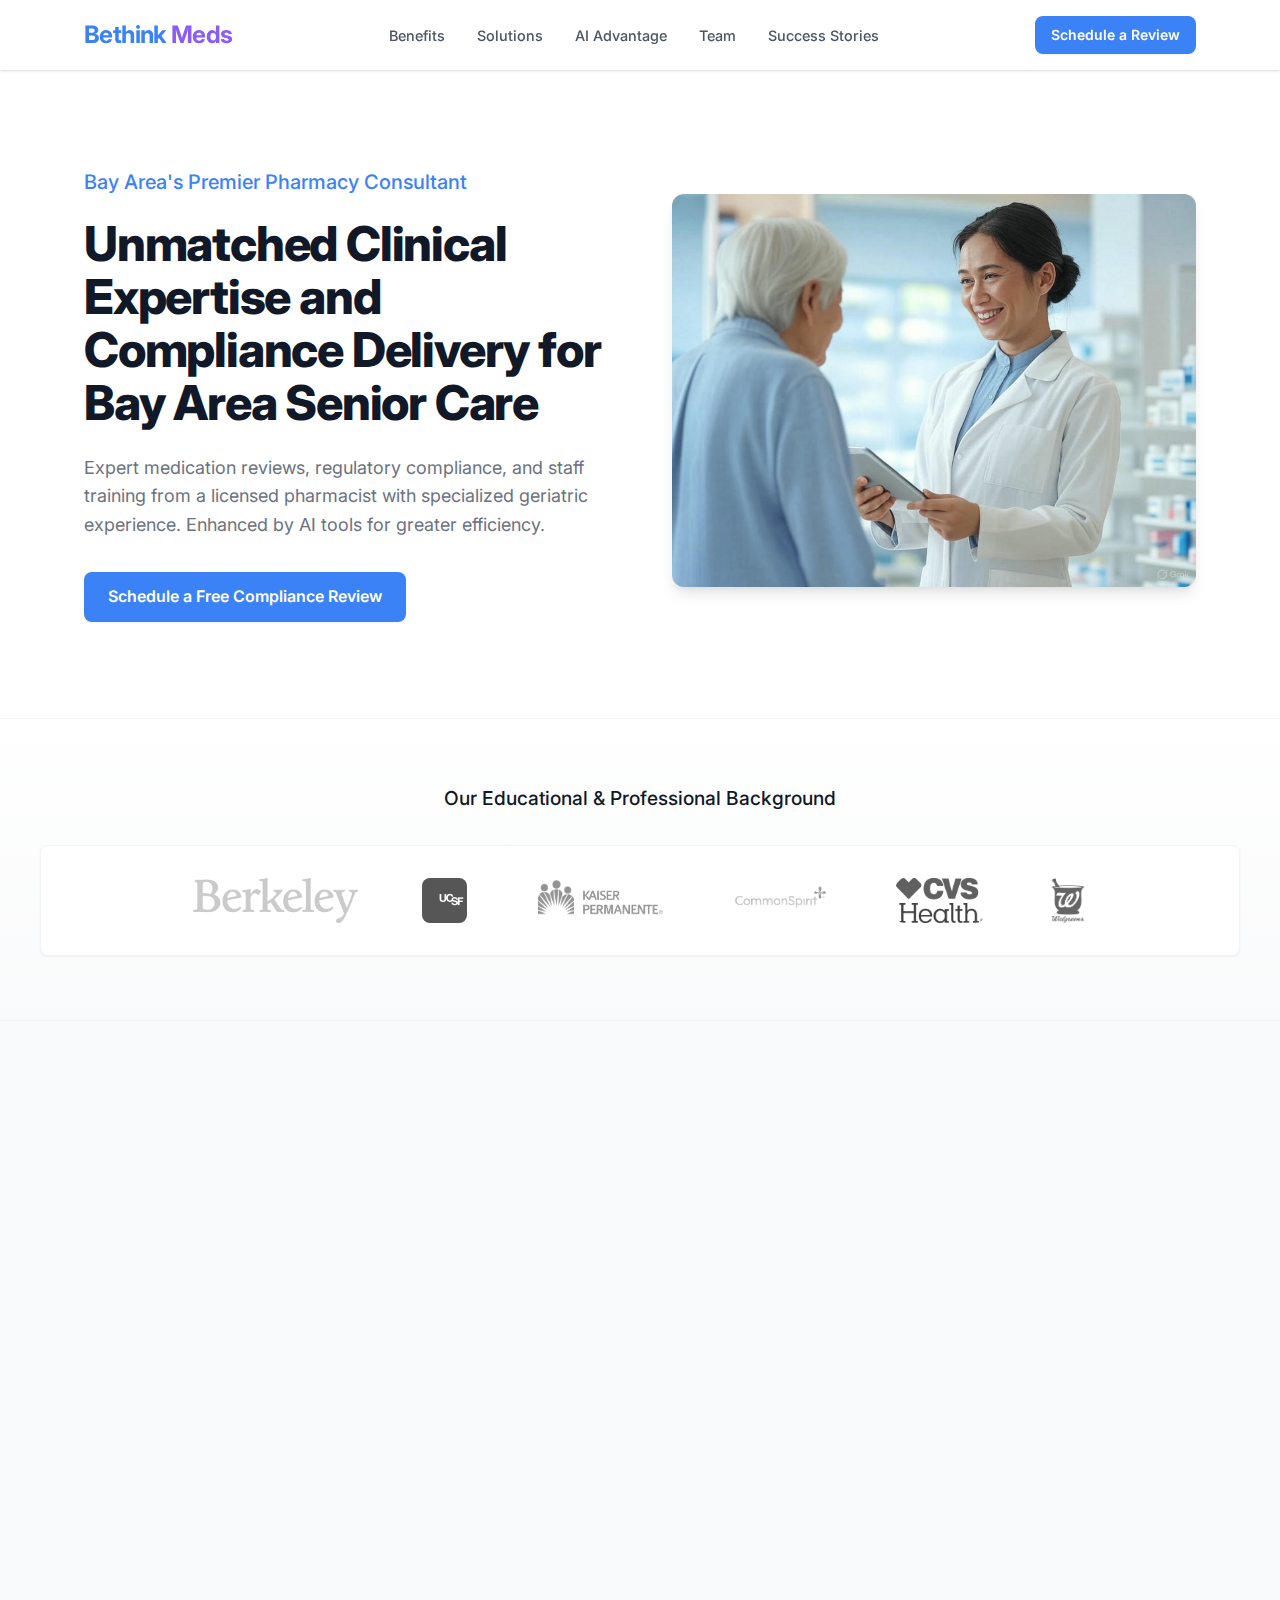
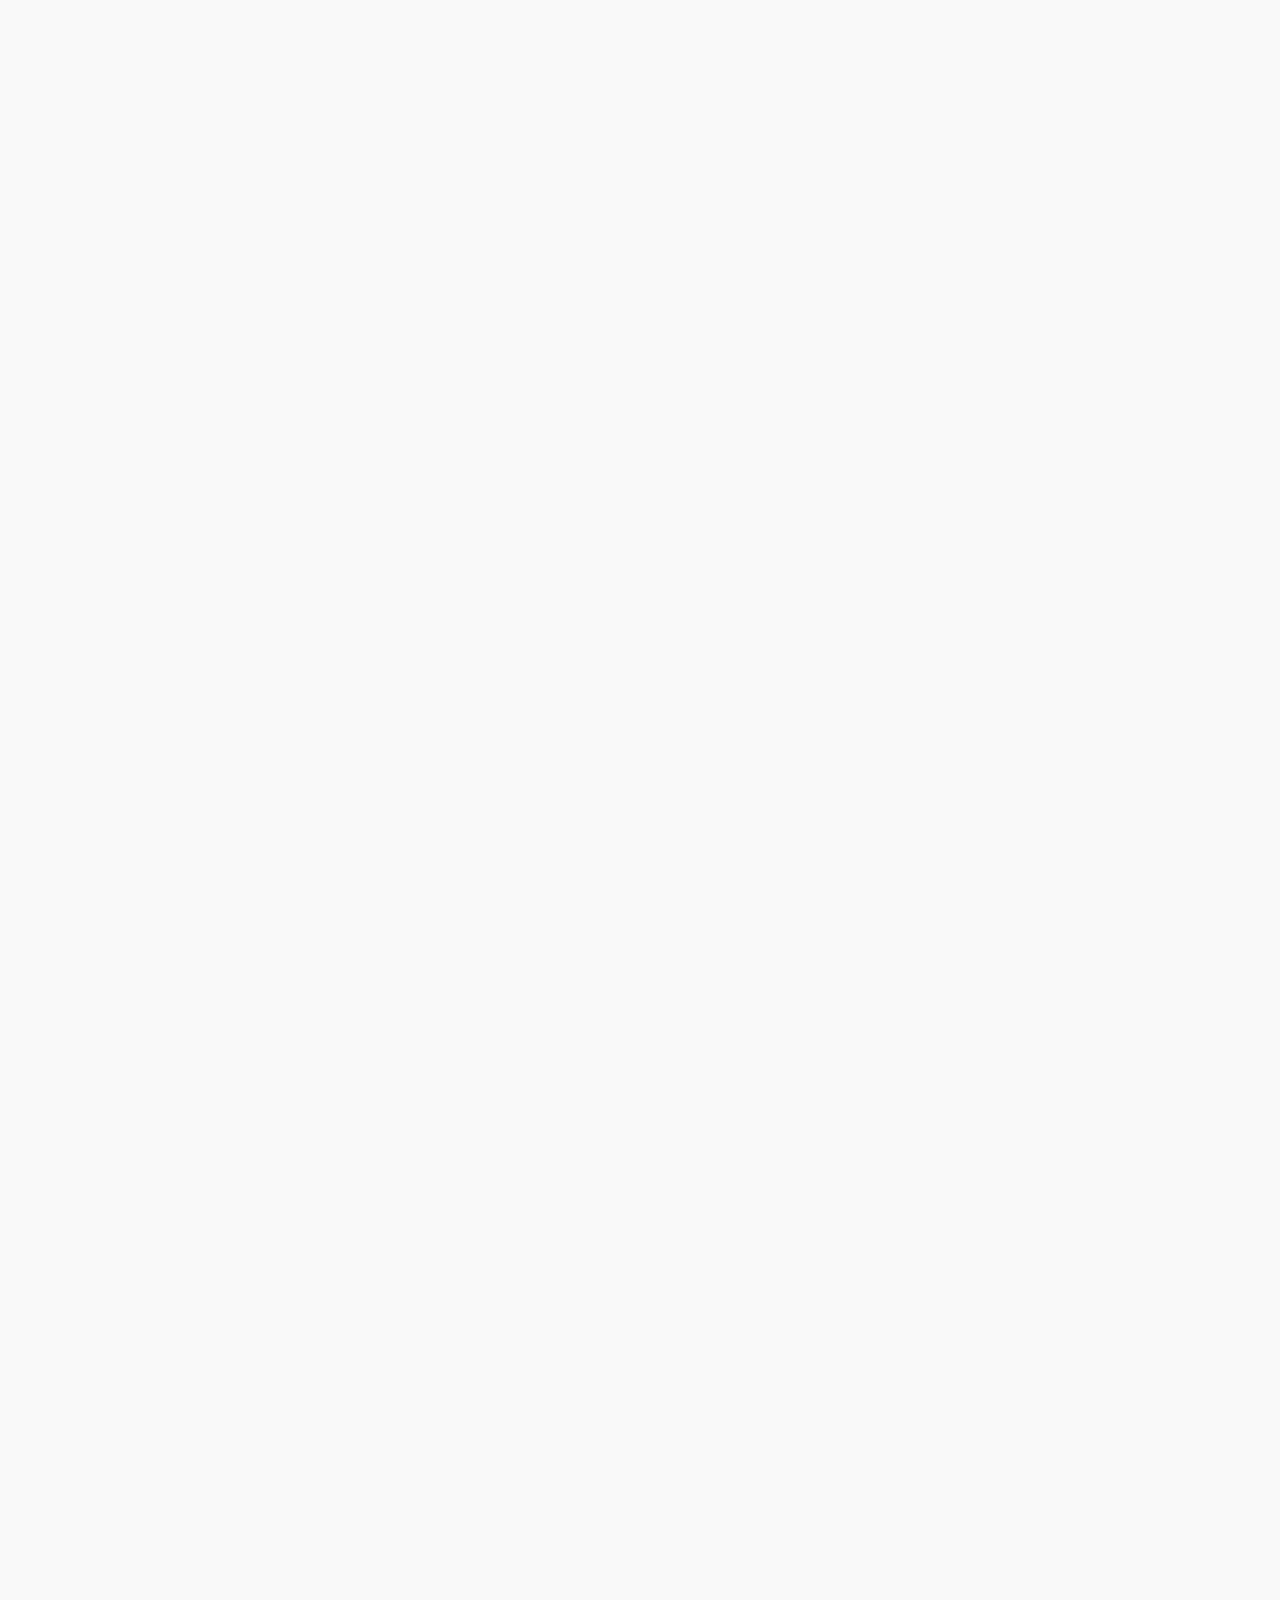
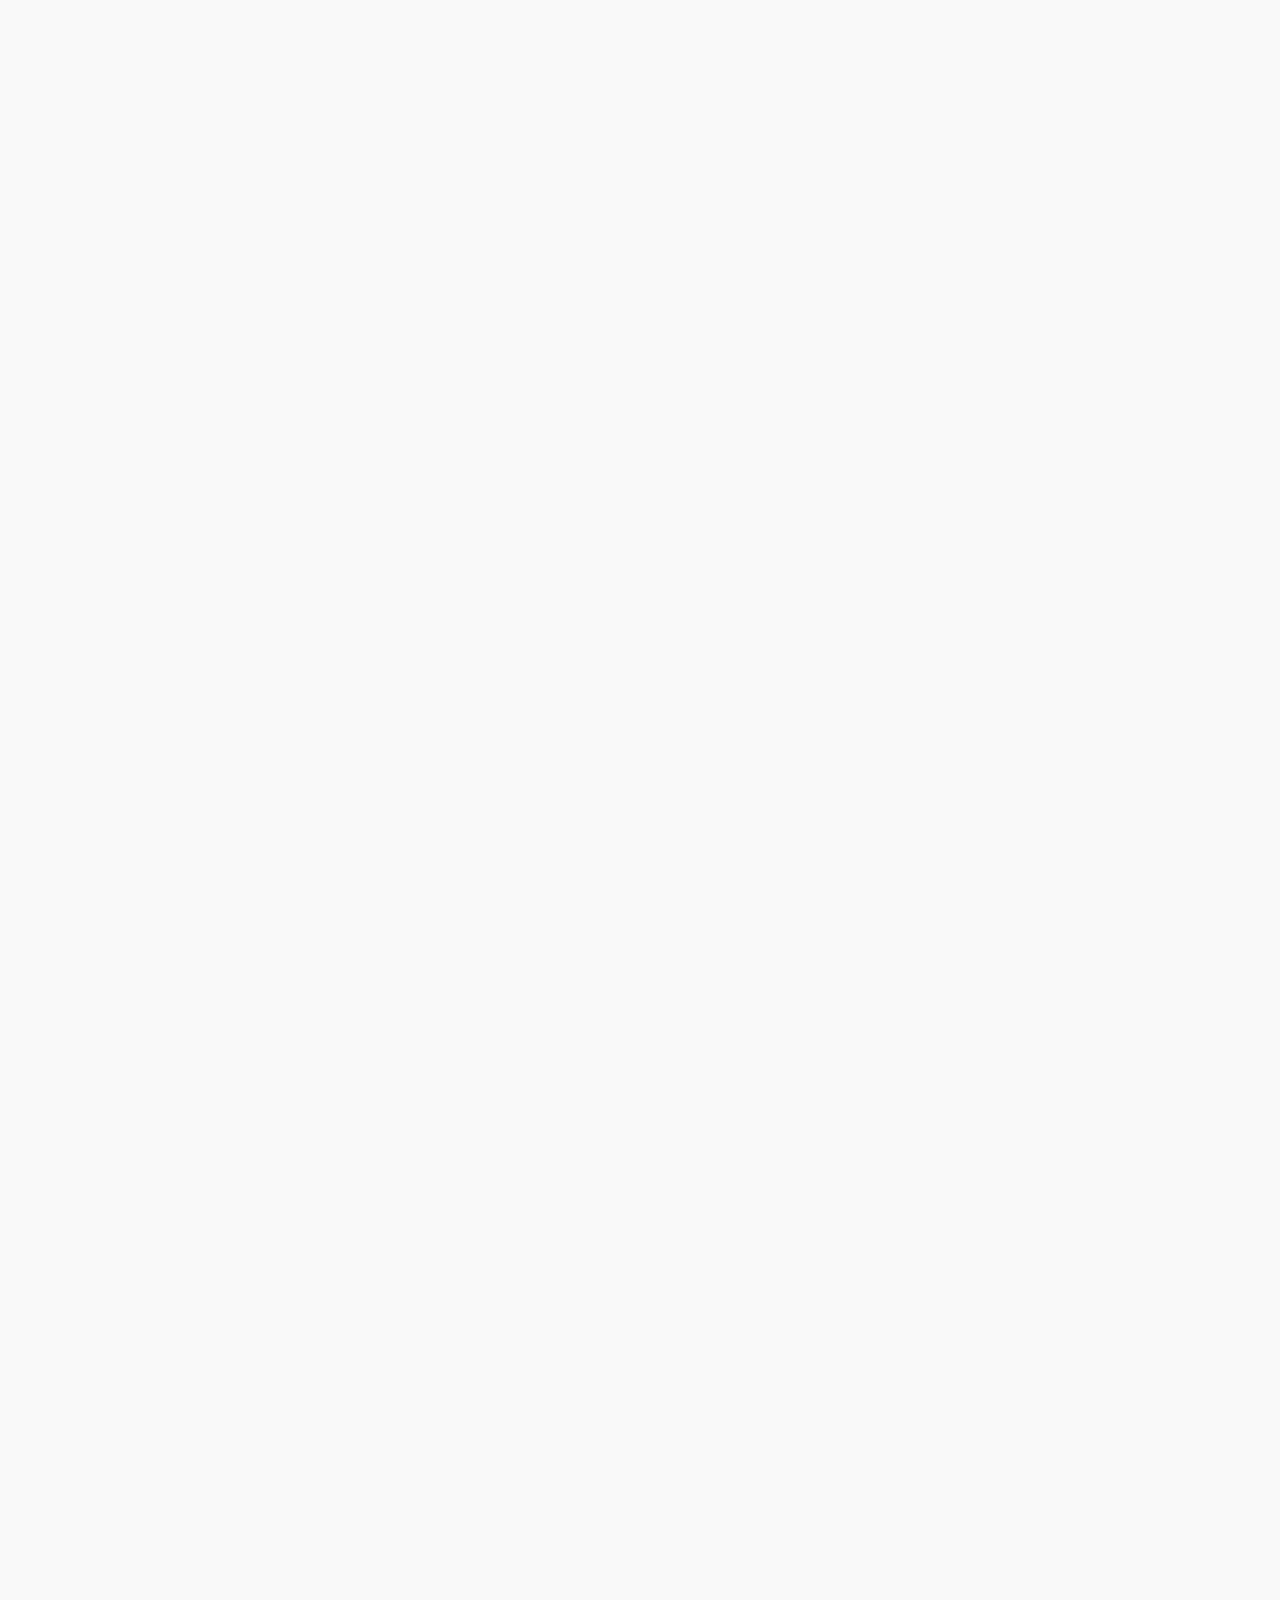
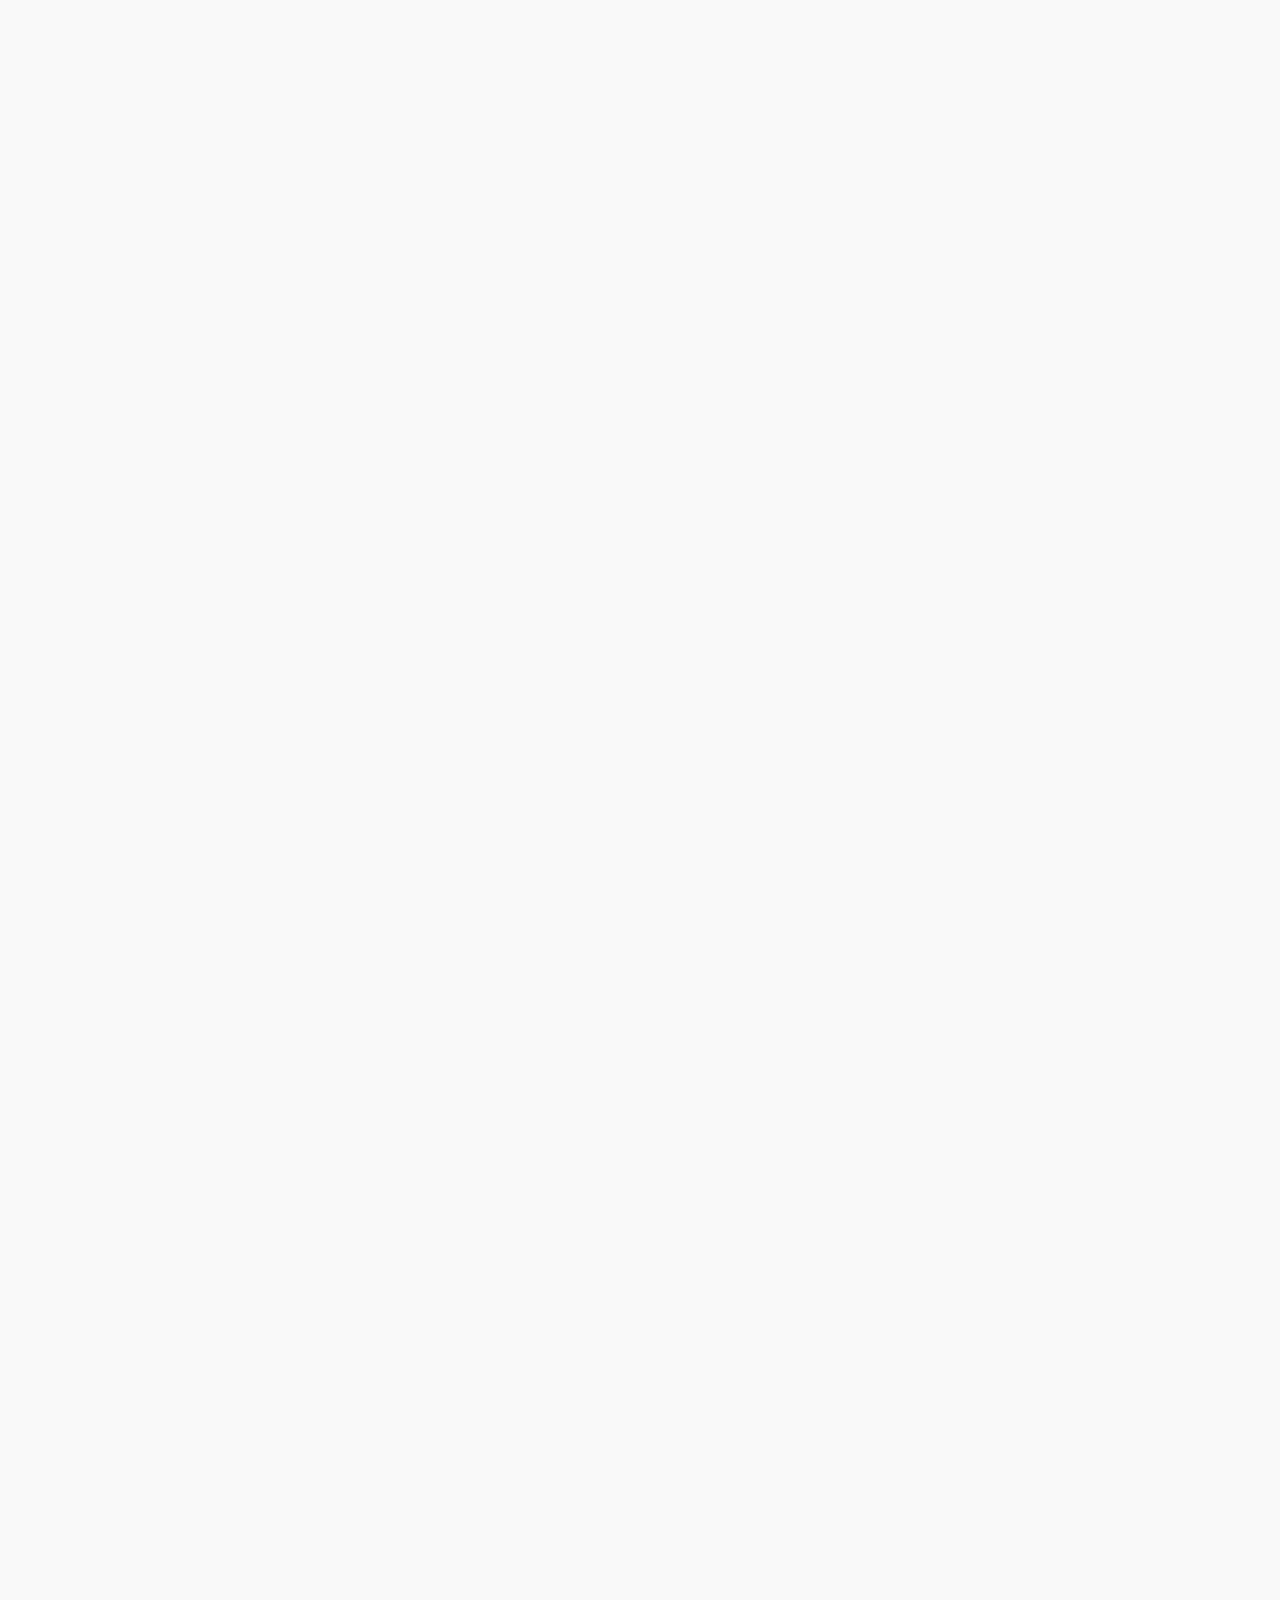
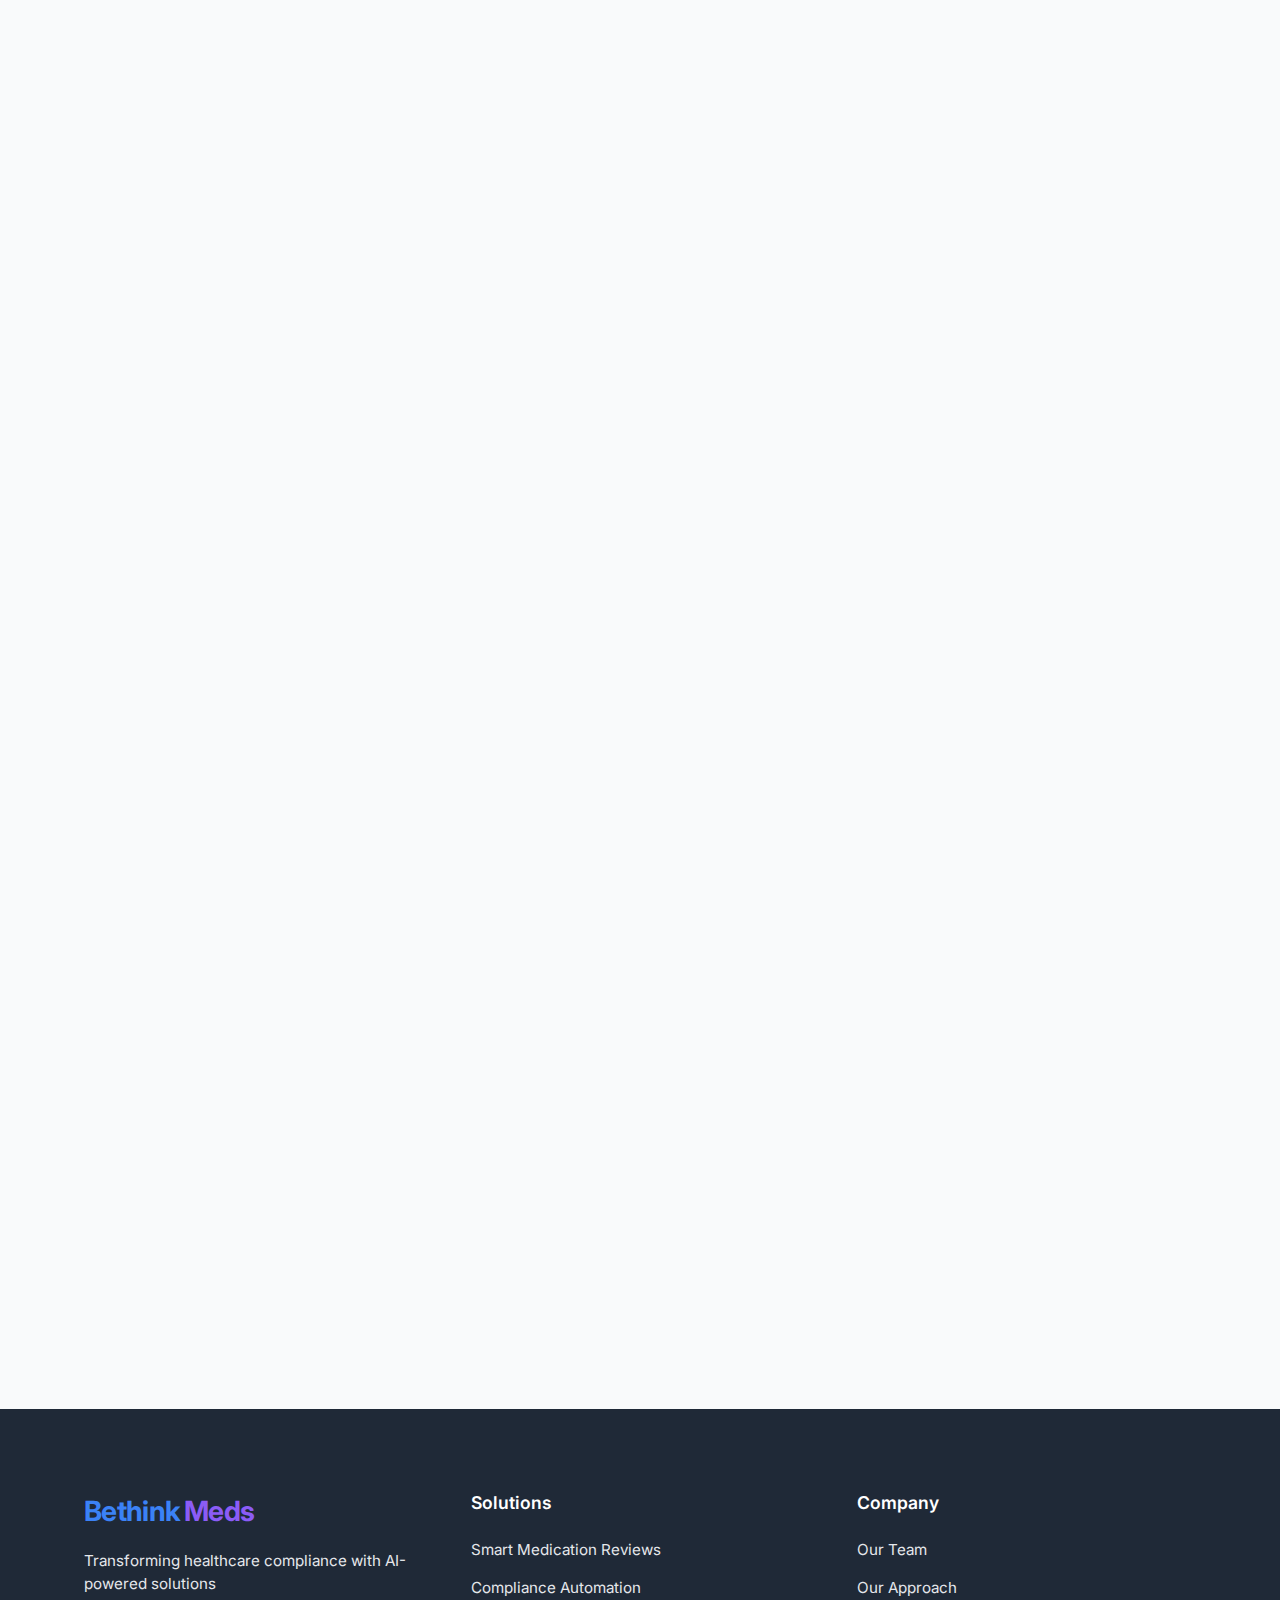
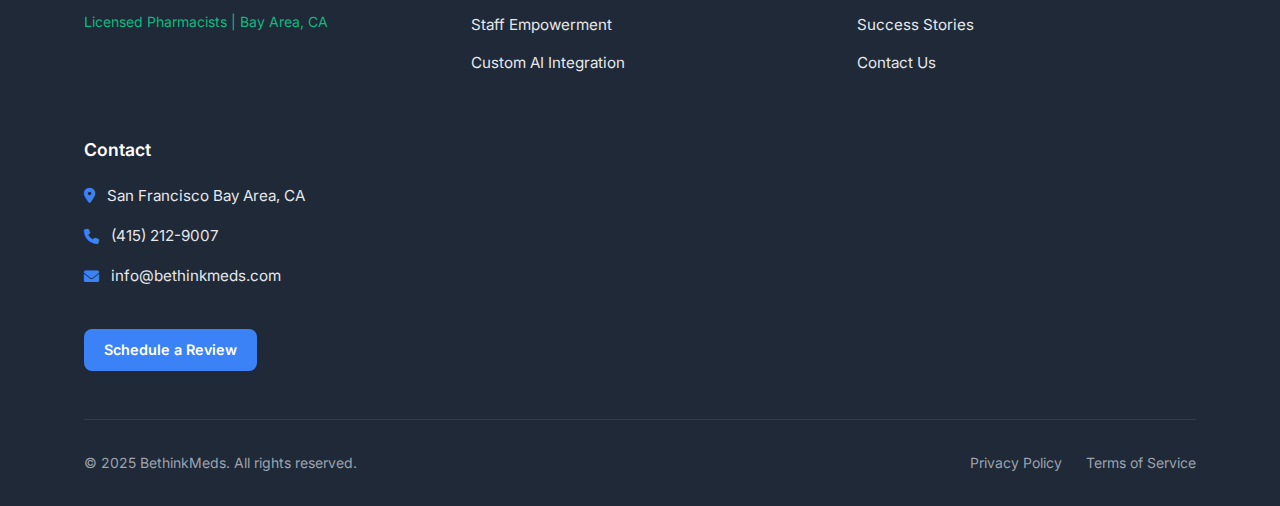
<file: index.html>
<!DOCTYPE html>
<html lang="en">

<head>
  <meta charset="UTF-8">
  <meta name="viewport" content="width=device-width, initial-scale=1.0">
  <title>AI-Powered Pharmacy Consulting | Nursing Home Compliance</title>
  <link rel="stylesheet" href="styles.css">
  <link rel="stylesheet" href="https://cdnjs.cloudflare.com/ajax/libs/font-awesome/6.0.0/css/all.min.css">
  <link rel="preconnect" href="https://fonts.googleapis.com">
  <link rel="preconnect" href="https://fonts.gstatic.com" crossorigin>
  <link href="https://fonts.googleapis.com/css2?family=Inter:wght@300;400;500;600;700&display=swap" rel="stylesheet">
</head>

<body>
  <header class="header">
    <div class="container">
      <nav class="navbar">
        <div class="logo">Bethink<span>Meds</span></div>
        <div class="nav-links">
          <a href="#benefits">Benefits</a>
          <a href="#services">Solutions</a>
          <a href="#ai-advantage">AI Advantage</a>
          <a href="#about">Team</a>
          <a href="#testimonials">Success Stories</a>
        </div>
        <a href="#contact" class="btn btn-primary nav-cta">Schedule a Review</a>
        <div class="mobile-menu-btn">
          <i class="fas fa-bars"></i>
        </div>
      </nav>
    </div>
  </header>

  <!-- Hero Section -->
  <section class="hero">
    <div class="container">
      <div class="hero-content">
        <p class="subheadline">Bay Area's Premier Pharmacy Consultant</p>
        <h1>Unmatched Clinical Expertise and Compliance Delivery for Bay Area Senior Care</h1>
        <p class="supporting-text">
          Expert medication reviews, regulatory compliance, and staff training from a licensed pharmacist with
          specialized geriatric experience. Enhanced by AI tools for greater efficiency.
        </p>
        <a href="#contact" class="btn btn-primary">Schedule a Free Compliance Review</a>
      </div>
      <div class="hero-image">
        <img src="images/pharmacist-with-patient.jpg" alt="Pharmacist consulting with senior patient">
      </div>
    </div>
  </section>

  <!-- Logo Showcase -->
  <section class="logo-showcase">
    <h2 class="logo-showcase-title">Our Educational & Professional Background</h2>
    <div class="logo-container">
      <img src="images/berkeley.png" alt="UC Berkeley" class="institution-logo">
      <img src="images/ucsf-logo.jpg" alt="UCSF" class="institution-logo">
      <img src="images/kp-logo.png" alt="Kaiser Permanente" class="institution-logo">
      <img src="images/common-spirit-logo.png" alt="Dignity Health" class="institution-logo">
      <img src="images/cvs-health-logo.png" alt="CVS Health" class="institution-logo">
      <img src="images/walgreens-logo.png" alt="Walgreens" class="institution-logo">
    </div>
  </section>

  <!-- Benefits Section -->
  <section id="benefits" class="benefits">
    <div class="container">
      <h2>Why Healthcare Facilities Choose Us</h2>
      <div class="benefits-grid">
        <div class="benefit-card">
          <div class="benefit-icon">
            <i class="fas fa-shield-alt"></i>
          </div>
          <h3>Regulatory Compliance</h3>
          <p>Meet OBRA '87 and CMS requirements with automated checks and alerts that keep you ahead of regulations.</p>
        </div>
        <div class="benefit-card">
          <div class="benefit-icon">
            <i class="fas fa-chart-line"></i>
          </div>
          <h3>Risk Reduction</h3>
          <p>Cut medication errors with AI-powered precision reviews and intelligent monitoring systems.</p>
        </div>
        <div class="benefit-card">
          <div class="benefit-icon">
            <i class="fas fa-clock"></i>
          </div>
          <h3>Operational Efficiency</h3>
          <p>Automate workflows to free up staff time for what matters most: resident-centered care.</p>
        </div>
        <div class="benefit-card">
          <div class="benefit-icon">
            <i class="fas fa-robot"></i>
          </div>
          <h3>AI-Driven Insights</h3>
          <p>Advanced analytics provide actionable recommendations for continuous quality improvement.</p>
        </div>
      </div>
      <div class="section-cta">
        <a href="#services" class="btn btn-secondary">Explore Our Solutions</a>
      </div>
    </div>
  </section>

  <!-- Services Section -->
  <section id="services" class="services">
    <div class="container">
      <h2>Our Services</h2>
      <div class="services-grid">
        <div class="service-card">
          <div class="service-icon">
            <i class="fas fa-clipboard-check"></i>
          </div>
          <h3>Clinical Medication Reviews</h3>
          <p>Comprehensive medication regimen reviews by a licensed pharmacist, ensuring resident safety and OBRA
            compliance. Includes drug interactions, dosage optimization, and deprescribing recommendations.</p>
        </div>

        <div class="service-card">
          <div class="service-icon">
            <i class="fas fa-shield-alt"></i>
          </div>
          <h3>Compliance Delivery</h3>
          <p>Stay survey-ready with expert guidance on medication-related regulations. Avoid costly fines with proactive
            compliance monitoring, policy development, and mock survey preparation.</p>
        </div>

        <div class="service-card">
          <div class="service-icon">
            <i class="fas fa-chalkboard-teacher"></i>
          </div>
          <h3>Staff Training</h3>
          <p>Pharmacist-led education for your nursing team on medication administration, adverse effects monitoring,
            and regulatory requirements. Improve care quality and reduce medication errors.</p>
        </div>

        <div class="service-card">
          <div class="service-icon">
            <i class="fas fa-robot"></i>
          </div>
          <h3>AI-Enhanced Workflow Tools</h3>
          <p>Supplement your clinical care with cutting-edge AI tools that automate drug reviews, streamline
            documentation, and enhance decision-making—all while maintaining the human touch.</p>
        </div>
      </div>
      <div class="section-cta">
        <a href="#ai-advantage" class="btn btn-primary">Discover the AI Difference</a>
      </div>
    </div>
  </section>

  <!-- AI Advantage Section -->
  <section id="ai-advantage" class="ai-advantage">
    <div class="container">
      <div class="advantage-content">
        <h2>The AI-Powered Advantage</h2>
        <p>Unlike traditional consultants, we bring an engineering team that builds AI to revolutionize your workflow.
          From faster drug regimen reviews to instant compliance alerts and error-free documentation, our technology
          saves you time and keeps regulators happy.</p>
        <p class="supporting-point">Tailored for the Bay Area's busiest facilities—because you deserve innovation.</p>
        <a href="#cta" class="btn btn-primary">See It in Action</a>
      </div>
      <div class="advantage-image">
        <img
          src="images/coder-2.jpeg">
      </div>
    </div>
  </section>

  <!-- About Us Section -->
  <section id="about" class="about">
    <div class="container">
      <h2>About BethinkMeds</h2>
      <p class="section-intro">
        Our team brings over 20 years of combined clinical care experience, with 10+ years specializing in healthcare technology innovation. Our mission is delivering top-tier clinical care and ironclad compliance to senior care facilities across the Bay Area.
      </p>

      <!-- Team section with your credentials -->
      <div class="team-grid">
        <div class="team-member">
          <div class="member-image">
            <img src="images/salome-bw.jpg" alt="Salome Huang, PharmD">
          </div>
          <h3>Dr. Salome Huang, PharmD</h3>
          <div class="member-title">Licensed Pharmacist & Clinical Care Specialist</div>
          <div class="member-credentials">
            <p><i class="fas fa-check-circle"></i> California Licensed Pharmacist</p>
            <p><i class="fas fa-check-circle"></i> Geriatric Pharmacy Specialist</p>
            <p><i class="fas fa-check-circle"></i> Medication Therapy Management Certified </p>
            <p><i class="fas fa-check-circle"></i> ASCP Member</p>
          </div>
          <a href="credentials-salome.html" class="btn btn-secondary">View Full Credentials</a>
        </div>

        <div class="team-member">
          <div class="member-image">
            <img src="images/anthony-bw.jpg" alt="Anthony Do, PharmD">
          </div>
          <h3>Dr. Anthony Do, PharmD</h3>
          <div class="member-title">Licensed Pharmacist & Software Engineer</div>
          <div class="member-credentials">
            <p><i class="fas fa-check-circle"></i> California Licensed Pharmacist</p>
            
            <p><i class="fas fa-check-circle"></i> 10+ Years Healthcare Technology</p>
            
            <p><i class="fas fa-check-circle"></i> Former Consultant to Kaiser Permanente</p>
            <p><i class="fas fa-check-circle"></i> Serial Entrepreneur</p>
          </div>
          <a href="credentials-anthony.html" class="btn btn-secondary">View Full Credentials</a>
        </div>
      </div>

      <!-- Credentials Box -->
      <div class="credentials-box">
        <div class="credentials-icon">
          <i class="fas fa-award"></i>
        </div>
        <div class="credentials-content">
          <h3>Why Choose BethinkMeds?</h3>
          <ul class="credentials-list">
            <li><strong>Clinical Expertise:</strong> Specialized knowledge in geriatric pharmacotherapy</li>
            <li><strong>Compliance Focus:</strong> Deep understanding of OBRA '87 and CMS regulations</li>
            <li><strong>Local Presence:</strong> Dedicated to Bay Area facilities</li>
            <li><strong>Personalized Service:</strong> Tailored to your facility's unique needs</li>
            <li><strong>Technology Enhanced:</strong> AI tools that complement clinical expertise</li>
            <li><strong>Proven Results:</strong> Track record of reducing medication errors and survey findings</li>
          </ul>
        </div>
      </div>
    </div>
  </section>

  <!-- Testimonials Section -->
  <section id="testimonials" class="testimonials">
    <div class="container">
      <h2>Trusted by Forward-Thinking Facilities</h2>
      <div class="testimonials-grid">
        <div class="testimonial-card">
          <div class="quote">"Their AI cut our review time by 50% and ensured zero fines—amazing!"</div>
          <div class="author">- Sarah Johnson, Administrator at Bayview Care</div>
        </div>
        <div class="testimonial-card">
          <div class="quote">"Compliance has never been easier thanks to their tech and expertise."</div>
          <div class="author">- Michael Chen, Director at Golden Gate Senior Living</div>
        </div>
      </div>
      <div class="statistics-container">
        <div class="statistic">
          <div class="stat-number">30%</div>
          <p>AI-driven systems can reduce medication errors by up to 30% in long-term care.</p>
        </div>
        <div class="statistic">
          <div class="stat-number">$50K+</div>
          <p>Average annual cost savings per facility through reduced errors and improved efficiency.</p>
        </div>
      </div>
      <div class="section-cta">
        <a href="#cta" class="btn btn-secondary">Ready for This?</a>
      </div>
    </div>
  </section>

  <!-- FAQ Section -->
  <section id="faq" class="faq">
    <div class="container">
      <h2>Frequently Asked Questions</h2>
      <div class="faq-grid">
        <div class="faq-item">
          <div class="faq-question">
            <h3>What makes BethinkMeds different from traditional pharmacy consultants?</h3>
            <i class="fas fa-chevron-down"></i>
          </div>
          <div class="faq-answer">
            <p>Unlike traditional consultants, we combine clinical expertise with cutting-edge AI technology. Our platform provides real-time compliance monitoring, automated medication reviews, and predictive analytics to prevent issues before they occur.</p>
          </div>
        </div>

        <div class="faq-item">
          <div class="faq-question">
            <h3>How does the AI technology improve medication management?</h3>
            <i class="fas fa-chevron-down"></i>
          </div>
          <div class="faq-answer">
            <p>Our AI system analyzes medication regimens 24/7, identifying potential drug interactions, dosage issues, and compliance risks. It provides instant alerts and recommendations, reducing medication errors by up to 30%.</p>
          </div>
        </div>

        <div class="faq-item">
          <div class="faq-question">
            <h3>What regulatory requirements do you help with?</h3>
            <i class="fas fa-chevron-down"></i>
          </div>
          <div class="faq-answer">
            <p>We ensure compliance with OBRA '87, CMS regulations, and state-specific requirements. Our system automatically tracks and documents all medication-related activities, making survey preparation seamless.</p>
          </div>
        </div>

        <div class="faq-item">
          <div class="faq-question">
            <h3>How do you handle staff training?</h3>
            <i class="fas fa-chevron-down"></i>
          </div>
          <div class="faq-answer">
            <p>We provide comprehensive training programs led by licensed pharmacists, covering medication administration, documentation, and regulatory compliance. Our AI platform also includes interactive learning modules for continuous education.</p>
          </div>
        </div>

        <div class="faq-item">
          <div class="faq-question">
            <h3>What is the implementation process?</h3>
            <i class="fas fa-chevron-down"></i>
          </div>
          <div class="faq-answer">
            <p>We begin with a thorough assessment of your facility's current processes. Our team then customizes the implementation plan, provides staff training, and ensures a smooth transition to our AI-enhanced system.</p>
          </div>
        </div>

        <div class="faq-item">
          <div class="faq-question">
            <h3>Do you offer ongoing support?</h3>
            <i class="fas fa-chevron-down"></i>
          </div>
          <div class="faq-answer">
            <p>Yes, we provide comprehensive self-service support through our well-documented knowledge base, video tutorials, and step-by-step guides. Our AI system includes built-in help features and contextual assistance, while our team is available during business hours for any questions that require personalized attention.</p>
          </div>
        </div>
      </div>
    </div>
  </section>

  <!-- CTA Section -->
  <section id="contact" class="cta">
    <div class="container">
      <h2>Safeguard Your Facility with Expert Clinical Care and Compliance</h2>
      <p>Schedule your free compliance review today and discover how BethinkMeds can help your facility maintain
        regulatory compliance while improving resident care.</p>

      <div class="cta-content">
        <div class="google-form-container">
          <div class="custom-form">
            <h3>Get Started</h3>
            <form id="contact-form">
              <div class="form-group">
                <input type="text" id="name" name="name" placeholder="Your Name" required>
              </div>
              <div class="form-group">
                <input type="email" id="email" name="email" placeholder="Your Email" required>
              </div>
              <div class="form-group">
                <input type="text" id="facility" name="facility" placeholder="Facility Name" required>
              </div>
              <div class="form-group">
                <input type="tel" id="phone" name="phone" placeholder="Phone Number">
              </div>
              <button type="submit" id="submit-button" class="btn btn-primary btn-large">Schedule Free Compliance
                Review</button>
              <p class="form-note">We'll respond within 24 hours to set up your consultation.</p>
            </form>
            <div id="thank-you-message" style="display: none;">
              <h3>Thank You!</h3>
              <p>We've received your information and will contact you within 24 hours to schedule your free compliance
                review.</p>
            </div>
          </div>
        </div>
      </div>
    </div>
  </section>

  <!-- Footer -->
  <footer class="footer">
    <div class="container">
      <div class="footer-grid">
        <div class="footer-brand">
          <div class="logo">Bethink<span>Meds</span></div>
          <p class="footer-tagline">Transforming healthcare compliance with AI-powered solutions</p>
          <div class="credentials">Licensed Pharmacists | Bay Area, CA</div>
          <!-- <div class="social-icons">
            <a href="#" aria-label="LinkedIn"><i class="fab fa-linkedin"></i></a>
            <a href="#" aria-label="Twitter"><i class="fab fa-twitter"></i></a>
            <a href="#" aria-label="Facebook"><i class="fab fa-facebook"></i></a>
          </div> -->
        </div>

        <div class="footer-nav">
          <h3>Solutions</h3>
          <ul>
            <li><a href="#services">Smart Medication Reviews</a></li>
            <li><a href="#services">Compliance Automation</a></li>
            <li><a href="#services">Staff Empowerment</a></li>
            <li><a href="#services">Custom AI Integration</a></li>
          </ul>
        </div>

        <div class="footer-nav">
          <h3>Company</h3>
          <ul>
            <li><a href="#about">Our Team</a></li>
            <li><a href="#about">Our Approach</a></li>
            <li><a href="#testimonials">Success Stories</a></li>
            <li><a href="#cta">Contact Us</a></li>
          </ul>
        </div>

        <div class="footer-contact">
          <h3>Contact</h3>
          <p><i class="fas fa-map-marker-alt"></i> San Francisco Bay Area, CA</p>
          <p><i class="fas fa-phone"></i> (415) 212-9007</p>
          <p><i class="fas fa-envelope"></i> info@bethinkmeds.com</p>
          <a href="#cta" class="btn btn-primary">Schedule a Review</a>
        </div>
      </div>

      <div class="footer-bottom">
        <div class="copyright">
          &copy; 2025 BethinkMeds. All rights reserved.
        </div>
        <div class="footer-legal">
          <a href="privacy-policy.html">Privacy Policy</a>
          <a href="terms-of-service.html">Terms of Service</a>
        </div>
      </div>
    </div>
  </footer>

  <script>
    // Function to view stored submissions (admin only)
    function viewSubmissions(event) {
      event.preventDefault();

      // Get submissions from localStorage
      const submissions = JSON.parse(localStorage.getItem('formSubmissions') || '[]');

      if (submissions.length === 0) {
        alert('No form submissions found in local storage.');
        return;
      }

      // Create a simple display of the submissions
      let submissionText = 'Stored Form Submissions:\n\n';

      submissions.forEach((sub, index) => {
        submissionText += `Submission ${index + 1}:\n`;
        submissionText += `Name: ${sub.name}\n`;
        submissionText += `Email: ${sub.email}\n`;
        submissionText += `Phone: ${sub.phone}\n`;
        submissionText += `Business Name: ${sub.business}\n`;
        submissionText += `Time: ${sub.timestamp}\n\n`;
      });

      // Create a modal or popup to display the submissions
      const modal = document.createElement('div');
      modal.style.position = 'fixed';
      modal.style.top = '50%';
      modal.style.left = '50%';
      modal.style.transform = 'translate(-50%, -50%)';
      modal.style.backgroundColor = 'white';
      modal.style.padding = '20px';
      modal.style.borderRadius = '8px';
      modal.style.boxShadow = '0 0 20px rgba(0,0,0,0.3)';
      modal.style.zIndex = '1000';
      modal.style.maxWidth = '500px';
      modal.style.maxHeight = '80vh';
      modal.style.overflow = 'auto';

      const closeButton = document.createElement('button');
      closeButton.textContent = 'Close';
      closeButton.style.padding = '8px 16px';
      closeButton.style.marginTop = '10px';
      closeButton.style.backgroundColor = '#4361ee';
      closeButton.style.color = 'white';
      closeButton.style.border = 'none';
      closeButton.style.borderRadius = '4px';
      closeButton.style.cursor = 'pointer';

      const copyButton = document.createElement('button');
      copyButton.textContent = 'Copy to Clipboard';
      copyButton.style.padding = '8px 16px';
      copyButton.style.marginTop = '10px';
      copyButton.style.marginRight = '10px';
      copyButton.style.backgroundColor = '#2ec4b6';
      copyButton.style.color = 'white';
      copyButton.style.border = 'none';
      copyButton.style.borderRadius = '4px';
      copyButton.style.cursor = 'pointer';

      const clearButton = document.createElement('button');
      clearButton.textContent = 'Clear Submissions';
      clearButton.style.padding = '8px 16px';
      clearButton.style.marginTop = '10px';
      clearButton.style.marginRight = '10px';
      clearButton.style.backgroundColor = '#ef476f';
      clearButton.style.color = 'white';
      clearButton.style.border = 'none';
      clearButton.style.borderRadius = '4px';
      clearButton.style.cursor = 'pointer';

      const content = document.createElement('pre');
      content.style.whiteSpace = 'pre-wrap';
      content.style.wordBreak = 'break-word';
      content.textContent = submissionText;

      modal.appendChild(content);

      const buttonContainer = document.createElement('div');
      buttonContainer.appendChild(clearButton);
      buttonContainer.appendChild(copyButton);
      buttonContainer.appendChild(closeButton);
      modal.appendChild(buttonContainer);

      // Add event listeners
      closeButton.addEventListener('click', () => {
        document.body.removeChild(modal);
        document.body.removeChild(overlay);
      });

      copyButton.addEventListener('click', () => {
        navigator.clipboard.writeText(submissionText)
          .then(() => {
            alert('Submissions copied to clipboard!');
          })
          .catch(err => {
            console.error('Could not copy text: ', err);
          });
      });

      clearButton.addEventListener('click', () => {
        if (confirm('Are you sure you want to clear all stored submissions?')) {
          localStorage.removeItem('formSubmissions');
          document.body.removeChild(modal);
          document.body.removeChild(overlay);
          alert('All submissions have been cleared.');
        }
      });

      // Create overlay
      const overlay = document.createElement('div');
      overlay.style.position = 'fixed';
      overlay.style.top = '0';
      overlay.style.left = '0';
      overlay.style.width = '100%';
      overlay.style.height = '100%';
      overlay.style.backgroundColor = 'rgba(0,0,0,0.5)';
      overlay.style.zIndex = '999';

      overlay.addEventListener('click', () => {
        document.body.removeChild(modal);
        document.body.removeChild(overlay);
      });

      document.body.appendChild(overlay);
      document.body.appendChild(modal);
    }

    // Function to show notifications
    function showNotification(message, type) {
      // Create notification element
      const notification = document.createElement("div");
      notification.className = `notification ${type}`;
      notification.textContent = message;

      // Add to body
      document.body.appendChild(notification);

      // Add styles
      notification.style.position = "fixed";
      notification.style.bottom = "20px";
      notification.style.right = "20px";
      notification.style.padding = "15px 20px";
      notification.style.borderRadius = "8px";
      notification.style.fontWeight = "500";
      notification.style.zIndex = "1000";
      notification.style.boxShadow = "0 4px 12px rgba(0,0,0,0.15)";
      notification.style.transition = "all 0.3s ease";
      notification.style.opacity = "0";
      notification.style.transform = "translateY(20px)";

      // Set type-specific styles
      if (type === "success") {
        notification.style.backgroundColor = "#2ec4b6";
        notification.style.color = "white";
      } else if (type === "error") {
        notification.style.backgroundColor = "#ef476f";
        notification.style.color = "white";
      } else {
        notification.style.backgroundColor = "#4361ee";
        notification.style.color = "white";
      }

      // Animate in
      setTimeout(() => {
        notification.style.opacity = "1";
        notification.style.transform = "translateY(0)";
      }, 10);

      // Remove after 4 seconds
      setTimeout(() => {
        notification.style.opacity = "0";
        notification.style.transform = "translateY(20px)";

        // Remove from DOM after animation completes
        setTimeout(() => {
          document.body.removeChild(notification);
        }, 300);
      }, 4000);
    }

    // Function to handle form submission
    function submitForm(event) {
      event.preventDefault();

      // Get form data
      const form = document.getElementById('custom-form');
      const name = document.getElementById('name').value;
      const email = document.getElementById('email').value;
      const phone = document.getElementById('phone').value;
      const business = document.getElementById('business').value;

      // Basic validation
      if (!name || !email || !phone || !business) {
        showNotification('Please fill in all fields', 'error');
        return;
      }

      // Email validation
      const emailRegex = /^[^\s@]+@[^\s@]+\.[^\s@]+$/;
      if (!emailRegex.test(email)) {
        showNotification('Please enter a valid email address', 'error');
        return;
      }

      // Show loading state
      const submitButton = document.getElementById('submit-button');
      submitButton.disabled = true;
      submitButton.textContent = 'Sending...';

      // Store submission data in localStorage as a backup
      const submissionData = {
        name: name,
        email: email,
        phone: phone,
        business: business,
        timestamp: new Date().toISOString()
      };

      // Keep a record of all submissions
      let submissions = JSON.parse(localStorage.getItem('formSubmissions') || '[]');
      submissions.push(submissionData);
      localStorage.setItem('formSubmissions', JSON.stringify(submissions));

      // Store the most recent submission separately
      localStorage.setItem('lastFormSubmission', JSON.stringify(submissionData));

      // Google Forms submission URL
      const googleFormsURL = 'https://docs.google.com/forms/d/e/1FAIpQLScPd1y3JqWb-KEl4FhEt2c0-KPaf-6tkexsTEIwAwXWRkoEwg/formResponse';

      // Create FormData object
      const formData = new FormData();
      formData.append('entry.672079617', name);
      formData.append('entry.1742592132', email);
      formData.append('entry.1007634374', phone);
      formData.append('entry.50131877', business);

      // Use fetch with no-cors mode
      fetch(googleFormsURL, {
        method: 'POST',
        mode: 'no-cors',
        body: formData
      })
        .then(() => {
          console.log('Form submitted successfully');

          // Hide the form
          form.style.display = 'none';

          // Show thank you message
          const thankYouMessage = document.getElementById('thank-you-message');
          thankYouMessage.style.display = 'block';

          // Show success notification
          showNotification('Thank you! Your information has been submitted successfully.', 'success');

          // Reset form for future use
          form.reset();
          submitButton.disabled = false;
          submitButton.textContent = 'Schedule Your Demo';
        })
        .catch(error => {
          console.error('Error:', error);

          // We'll still show success to the user since we don't want them to worry
          // and the data is stored locally anyway

          // Hide the form
          form.style.display = 'none';

          // Show thank you message
          const thankYouMessage = document.getElementById('thank-you-message');
          thankYouMessage.style.display = 'block';

          // Show success notification
          showNotification('Thank you! Your information has been submitted.', 'success');

          // Reset form for future use
          form.reset();
          submitButton.disabled = false;
          submitButton.textContent = 'Schedule Your Demo';
        });
    }
  </script>
  <script src="script.js"></script>
</body>

</html>
</file>
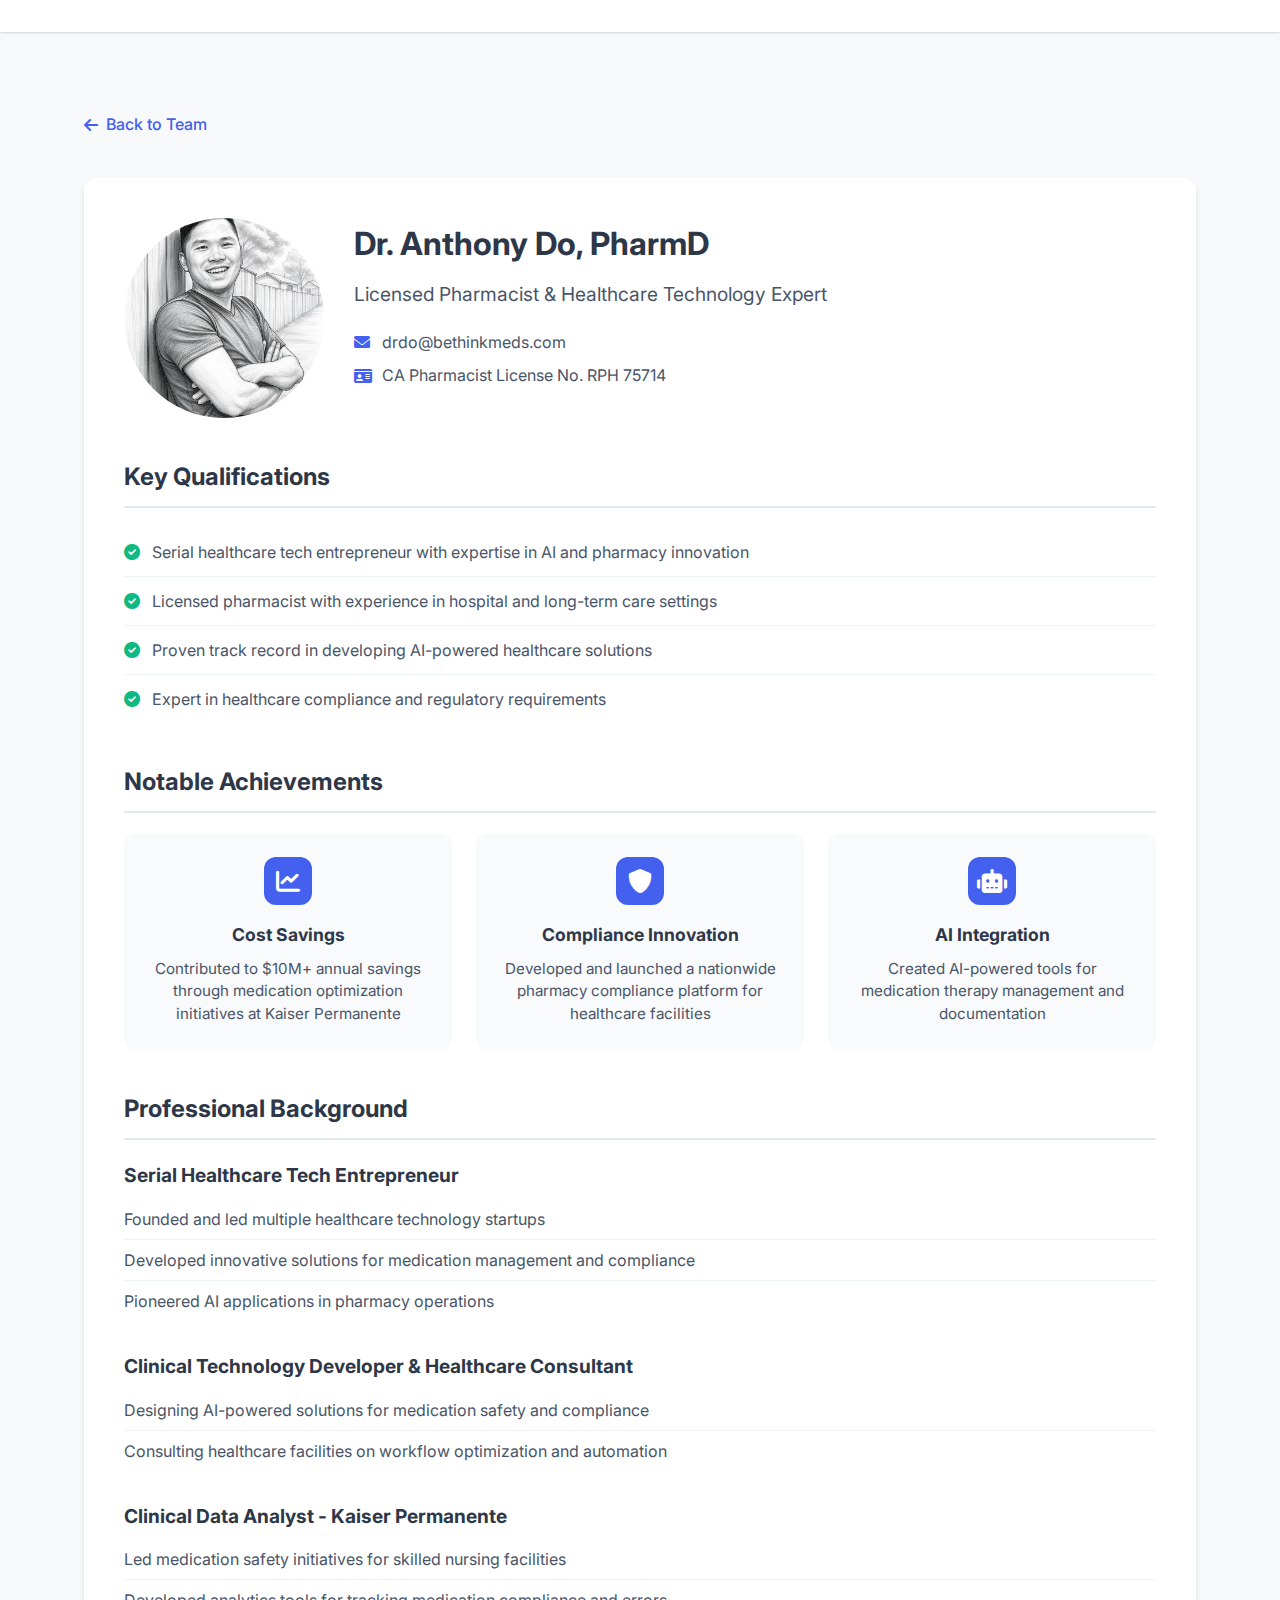
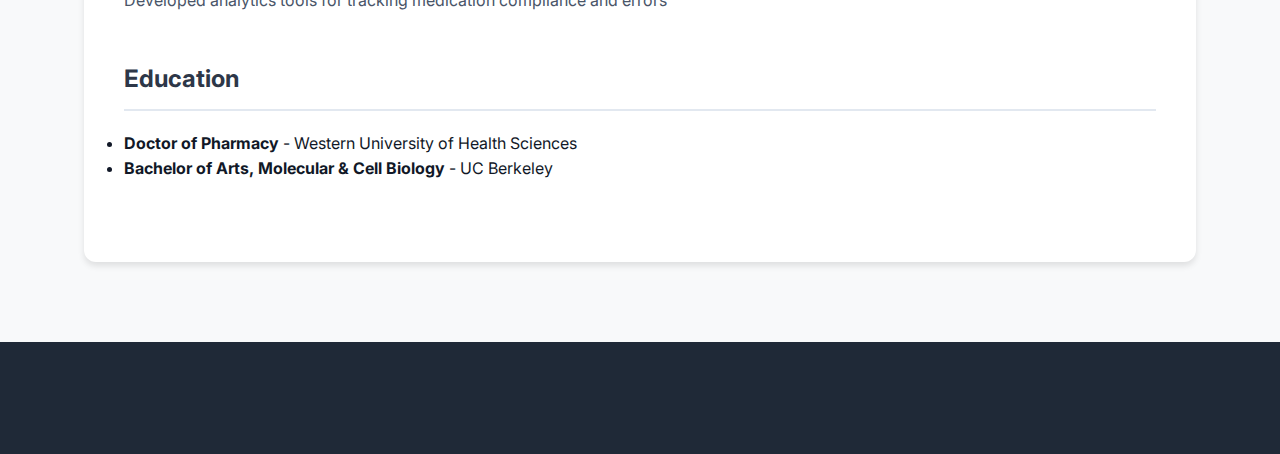
<file: credentials-anthony.html>
<!DOCTYPE html>
<html lang="en">
<head>
    <meta charset="UTF-8">
    <meta name="viewport" content="width=device-width, initial-scale=1.0">
    <title>Dr. Anthony Do - Professional Credentials | BethinkMeds</title>
    <link rel="stylesheet" href="styles.css">
    <link rel="stylesheet" href="https://cdnjs.cloudflare.com/ajax/libs/font-awesome/6.0.0/css/all.min.css">
    <link href="https://fonts.googleapis.com/css2?family=Inter:wght@300;400;500;600;700&display=swap" rel="stylesheet">
</head>
<body>
    <header class="header">
        <!-- Copy your existing header/navigation here -->
    </header>

    <section class="credentials-detail">
        <div class="container">
            <a href="index.html#about" class="back-link"><i class="fas fa-arrow-left"></i> Back to Team</a>
            
            <div class="credentials-profile">
                <div class="profile-header">
                    <img src="images/anthony-bw.jpg" alt="Dr. Anthony Do" class="profile-image">
                    <div class="profile-intro">
                        <h1>Dr. Anthony Do, PharmD</h1>
                        <p class="title">Licensed Pharmacist & Healthcare Technology Expert</p>
                        <div class="contact-info">
                            <p><i class="fas fa-envelope"></i> drdo@bethinkmeds.com</p>
                            <p><i class="fas fa-id-card"></i> CA Pharmacist License No. RPH 75714</p>
                        </div>
                    </div>
                </div>

                <div class="credentials-section">
                    <h2>Key Qualifications</h2>
                    <ul class="key-qualifications">
                        <li><i class="fas fa-check-circle"></i> Serial healthcare tech entrepreneur with expertise in AI and pharmacy innovation</li>
                        <li><i class="fas fa-check-circle"></i> Licensed pharmacist with experience in hospital and long-term care settings</li>
                        <li><i class="fas fa-check-circle"></i> Proven track record in developing AI-powered healthcare solutions</li>
                        <li><i class="fas fa-check-circle"></i> Expert in healthcare compliance and regulatory requirements</li>
                    </ul>
                </div>

                <div class="credentials-section">
                    <h2>Notable Achievements</h2>
                    <div class="achievement-grid">
                        <div class="achievement-card">
                            <div class="achievement-icon">
                                <i class="fas fa-chart-line"></i>
                            </div>
                            <h3>Cost Savings</h3>
                            <p>Contributed to $10M+ annual savings through medication optimization initiatives at Kaiser Permanente</p>
                        </div>
                        <div class="achievement-card">
                            <div class="achievement-icon">
                                <i class="fas fa-shield-alt"></i>
                            </div>
                            <h3>Compliance Innovation</h3>
                            <p>Developed and launched a nationwide pharmacy compliance platform for healthcare facilities</p>
                        </div>
                        <div class="achievement-card">
                            <div class="achievement-icon">
                                <i class="fas fa-robot"></i>
                            </div>
                            <h3>AI Integration</h3>
                            <p>Created AI-powered tools for medication therapy management and documentation</p>
                        </div>
                    </div>
                </div>

                <div class="credentials-section">
                    <h2>Professional Background</h2>
                    <div class="experience-item">
                        <h3>Serial Healthcare Tech Entrepreneur</h3>
                        <ul>
                            <li>Founded and led multiple healthcare technology startups</li>
                            <li>Developed innovative solutions for medication management and compliance</li>
                            <li>Pioneered AI applications in pharmacy operations</li>
                        </ul>
                    </div>

                    <div class="experience-item">
                        <h3>Clinical Technology Developer & Healthcare Consultant</h3>
                        <ul>
                            <li>Designing AI-powered solutions for medication safety and compliance</li>
                            <li>Consulting healthcare facilities on workflow optimization and automation</li>
                        </ul>
                    </div>

                    <div class="experience-item">
                        <h3>Clinical Data Analyst - Kaiser Permanente</h3>
                        <ul>
                            <li>Led medication safety initiatives for skilled nursing facilities</li>
                            <li>Developed analytics tools for tracking medication compliance and errors</li>
                        </ul>
                    </div>
                </div>

                <div class="credentials-section">
                    <h2>Education</h2>
                    <ul>
                        <li><strong>Doctor of Pharmacy</strong> - Western University of Health Sciences</li>
                        <li><strong>Bachelor of Arts, Molecular & Cell Biology</strong> - UC Berkeley</li>
                    </ul>
                </div>
            </div>
        </div>
    </section>

    <footer class="footer">
        <!-- Copy your existing footer here -->
    </footer>
</body>
</html>
</file>
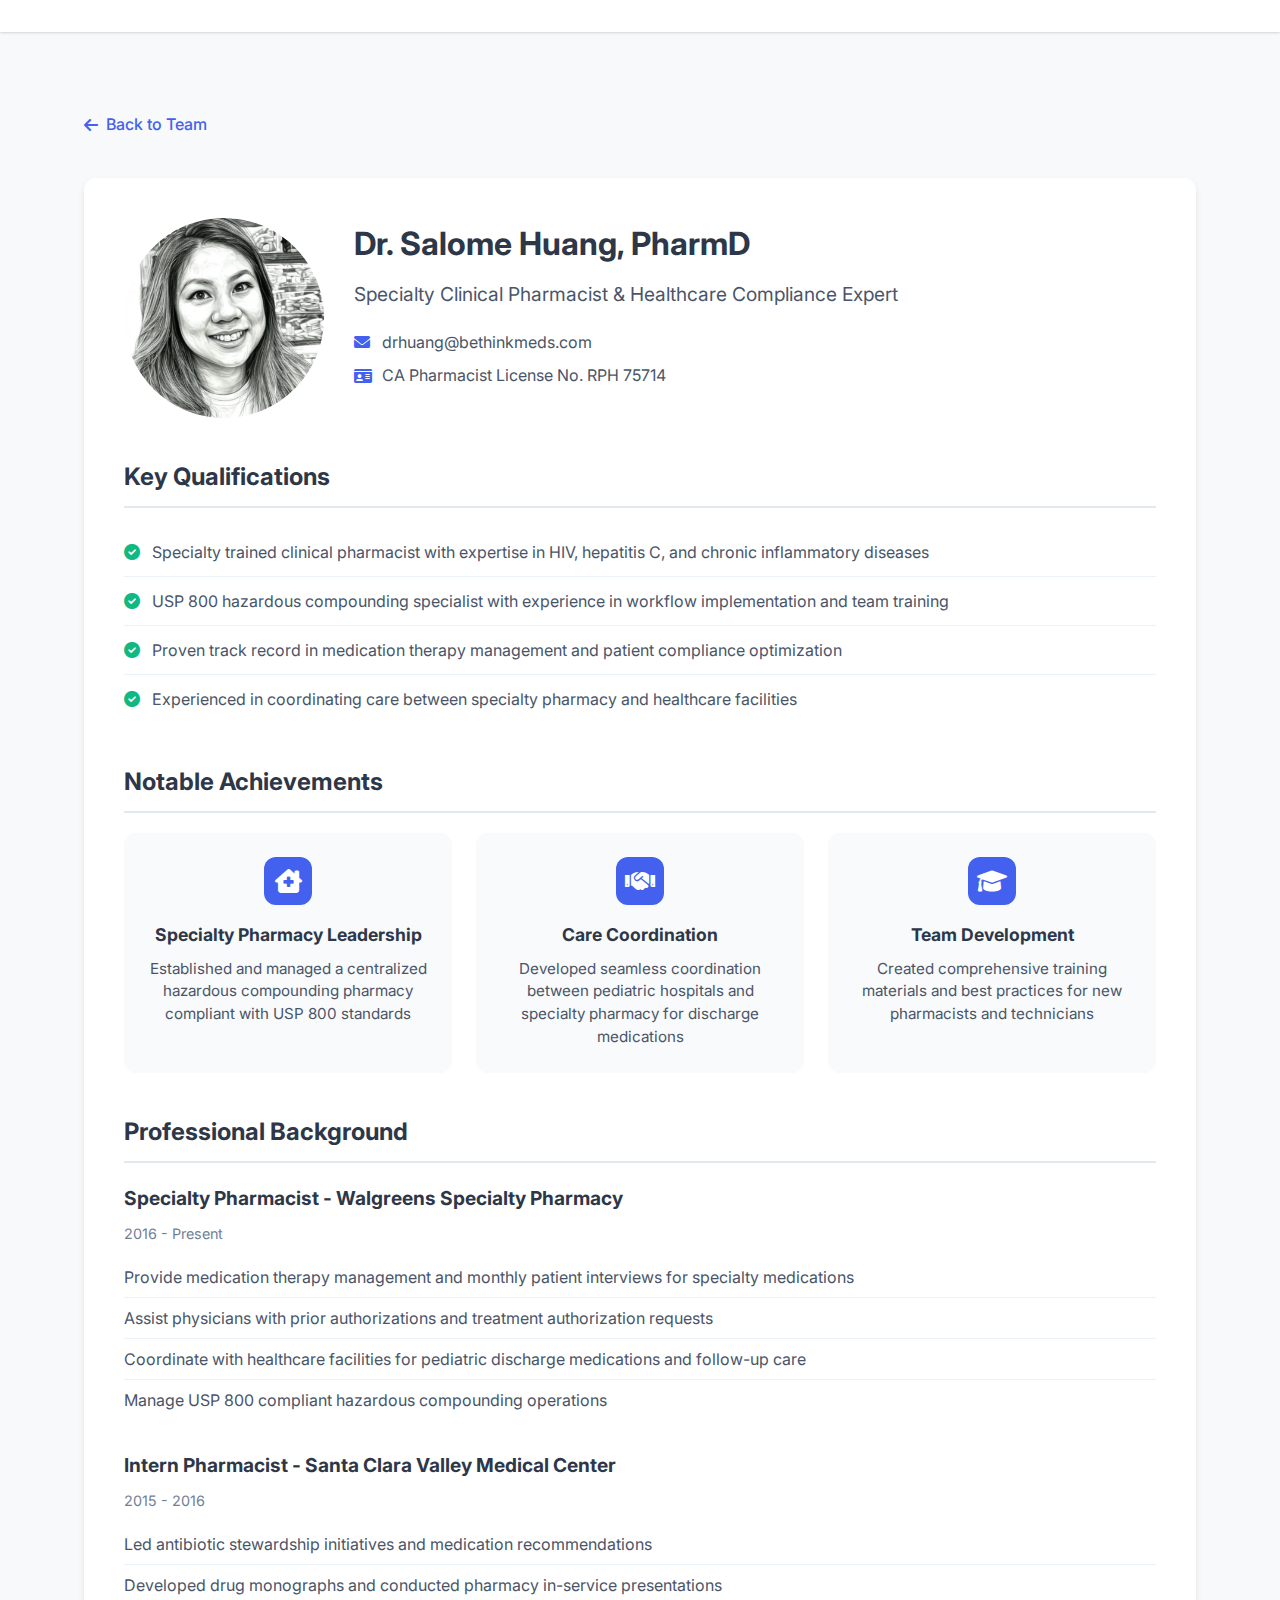
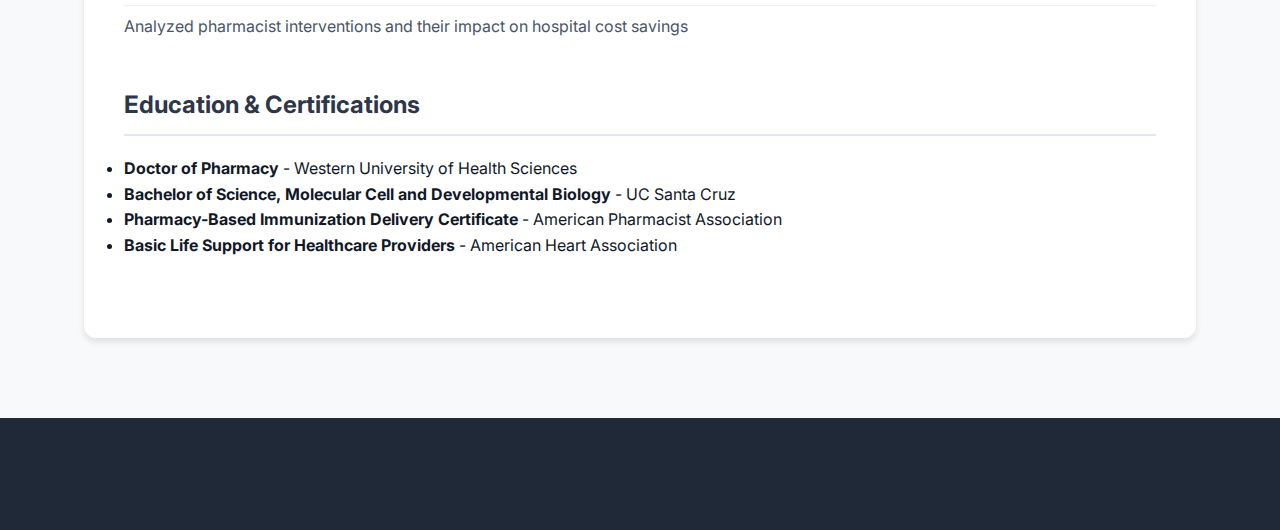
<file: credentials-salome.html>
<!DOCTYPE html>
<html lang="en">
<head>
    <meta charset="UTF-8">
    <meta name="viewport" content="width=device-width, initial-scale=1.0">
    <title>Dr. Salome Huang - Professional Credentials | BethinkMeds</title>
    <link rel="stylesheet" href="styles.css">
    <link rel="stylesheet" href="https://cdnjs.cloudflare.com/ajax/libs/font-awesome/6.0.0/css/all.min.css">
    <link href="https://fonts.googleapis.com/css2?family=Inter:wght@300;400;500;600;700&display=swap" rel="stylesheet">
</head>
<body>
    <header class="header">
        <!-- Copy your existing header/navigation here -->
    </header>

    <section class="credentials-detail">
        <div class="container">
            <a href="index.html#about" class="back-link"><i class="fas fa-arrow-left"></i> Back to Team</a>
            
            <div class="credentials-profile">
                <div class="profile-header">
                    <img src="images/salome-bw.jpg" alt="Dr. Salome Huang" class="profile-image">
                    <div class="profile-intro">
                        <h1>Dr. Salome Huang, PharmD</h1>
                        <p class="title">Specialty Clinical Pharmacist & Healthcare Compliance Expert</p>
                        <div class="contact-info">
                            <p><i class="fas fa-envelope"></i> drhuang@bethinkmeds.com</p>
                            <p><i class="fas fa-id-card"></i> CA Pharmacist License No. RPH 75714</p>
                        </div>
                    </div>
                </div>

                <div class="credentials-section">
                    <h2>Key Qualifications</h2>
                    <ul class="key-qualifications">
                        <li><i class="fas fa-check-circle"></i> Specialty trained clinical pharmacist with expertise in HIV, hepatitis C, and chronic inflammatory diseases</li>
                        <li><i class="fas fa-check-circle"></i> USP 800 hazardous compounding specialist with experience in workflow implementation and team training</li>
                        <li><i class="fas fa-check-circle"></i> Proven track record in medication therapy management and patient compliance optimization</li>
                        <li><i class="fas fa-check-circle"></i> Experienced in coordinating care between specialty pharmacy and healthcare facilities</li>
                    </ul>
                </div>

                <div class="credentials-section">
                    <h2>Notable Achievements</h2>
                    <div class="achievement-grid">
                        <div class="achievement-card">
                            <div class="achievement-icon">
                                <i class="fas fa-clinic-medical"></i>
                            </div>
                            <h3>Specialty Pharmacy Leadership</h3>
                            <p>Established and managed a centralized hazardous compounding pharmacy compliant with USP 800 standards</p>
                        </div>
                        <div class="achievement-card">
                            <div class="achievement-icon">
                                <i class="fas fa-handshake"></i>
                            </div>
                            <h3>Care Coordination</h3>
                            <p>Developed seamless coordination between pediatric hospitals and specialty pharmacy for discharge medications</p>
                        </div>
                        <div class="achievement-card">
                            <div class="achievement-icon">
                                <i class="fas fa-graduation-cap"></i>
                            </div>
                            <h3>Team Development</h3>
                            <p>Created comprehensive training materials and best practices for new pharmacists and technicians</p>
                        </div>
                    </div>
                </div>

                <div class="credentials-section">
                    <h2>Professional Background</h2>
                    <div class="experience-item">
                        <h3>Specialty Pharmacist - Walgreens Specialty Pharmacy</h3>
                        <p class="date">2016 - Present</p>
                        <ul>
                            <li>Provide medication therapy management and monthly patient interviews for specialty medications</li>
                            <li>Assist physicians with prior authorizations and treatment authorization requests</li>
                            <li>Coordinate with healthcare facilities for pediatric discharge medications and follow-up care</li>
                            <li>Manage USP 800 compliant hazardous compounding operations</li>
                        </ul>
                    </div>

                    <div class="experience-item">
                        <h3>Intern Pharmacist - Santa Clara Valley Medical Center</h3>
                        <p class="date">2015 - 2016</p>
                        <ul>
                            <li>Led antibiotic stewardship initiatives and medication recommendations</li>
                            <li>Developed drug monographs and conducted pharmacy in-service presentations</li>
                            <li>Analyzed pharmacist interventions and their impact on hospital cost savings</li>
                        </ul>
                    </div>
                </div>

                <div class="credentials-section">
                    <h2>Education & Certifications</h2>
                    <ul>
                        <li><strong>Doctor of Pharmacy</strong> - Western University of Health Sciences</li>
                        <li><strong>Bachelor of Science, Molecular Cell and Developmental Biology</strong> - UC Santa Cruz</li>
                        <li><strong>Pharmacy-Based Immunization Delivery Certificate</strong> - American Pharmacist Association</li>
                        <li><strong>Basic Life Support for Healthcare Providers</strong> - American Heart Association</li>
                    </ul>
                </div>
            </div>
        </div>
    </section>

    <footer class="footer">
        <!-- Copy your existing footer here -->
    </footer>
</body>
</html>
</file>
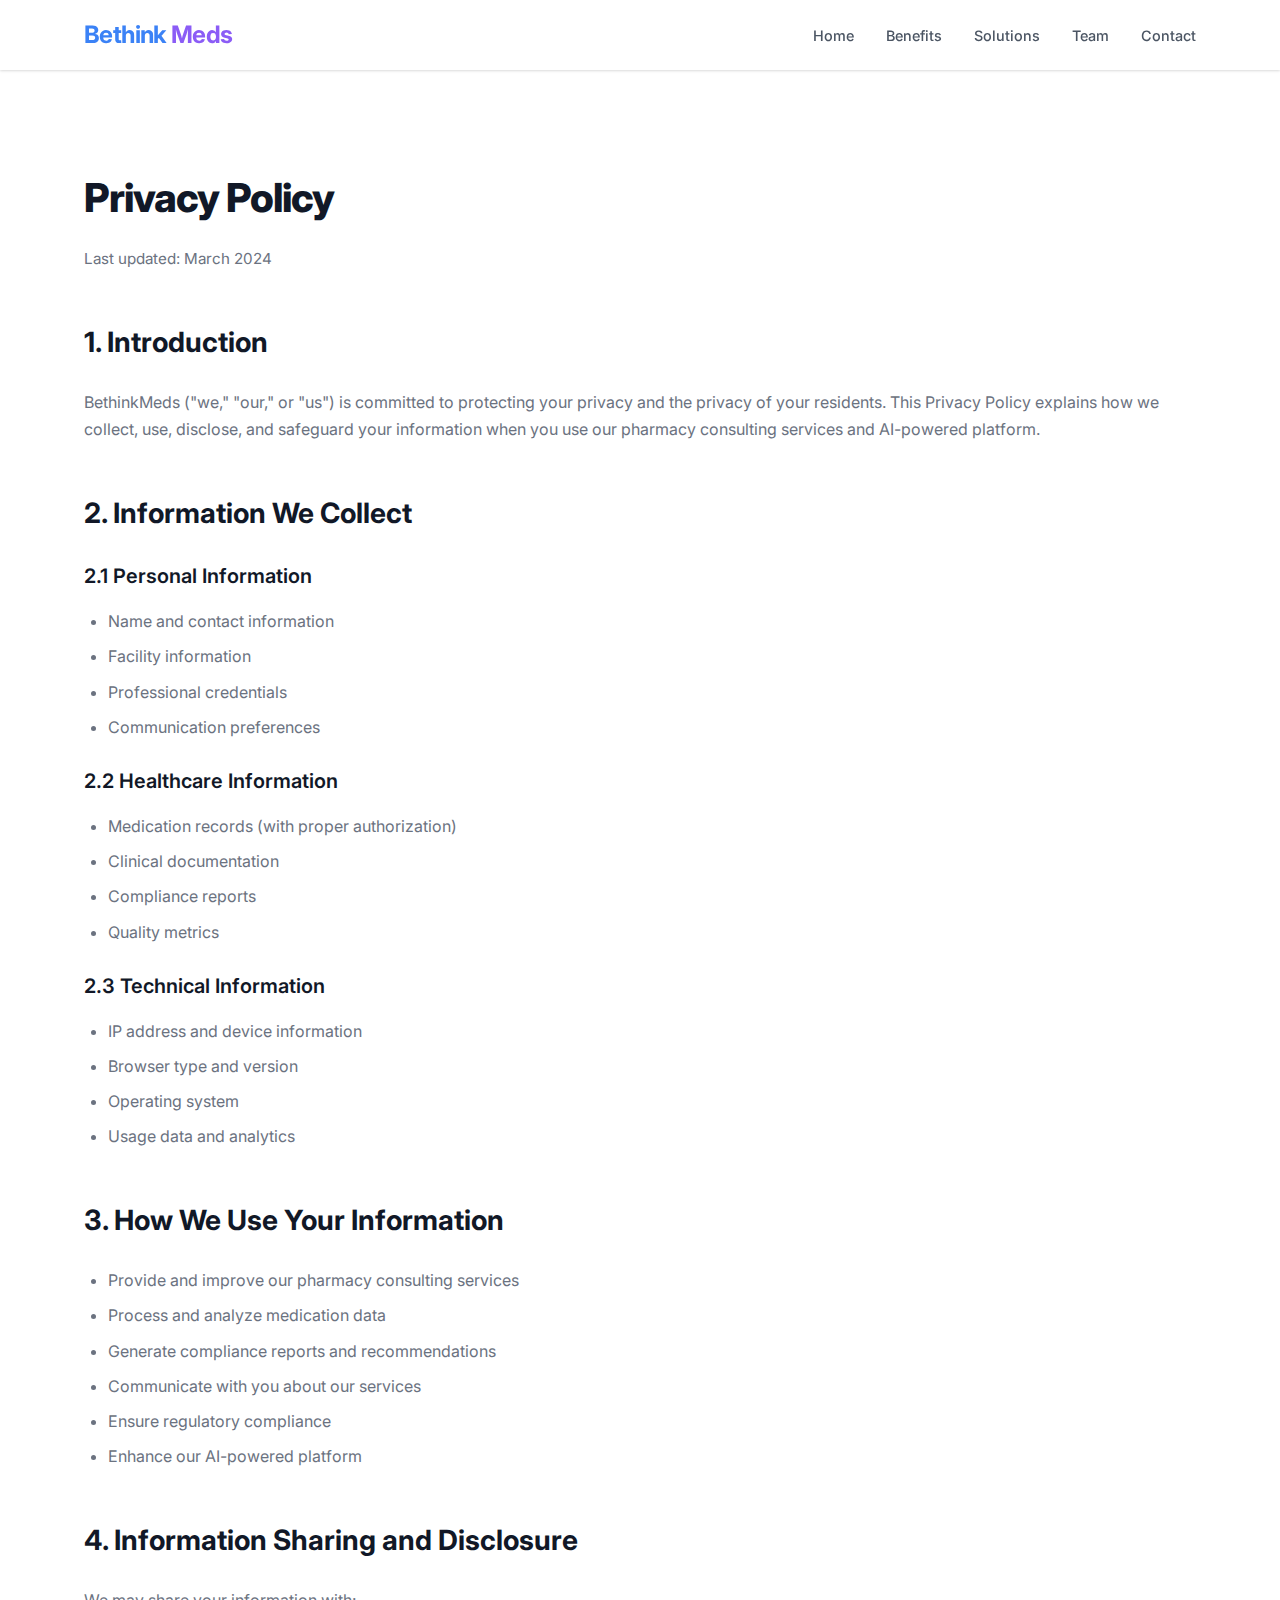
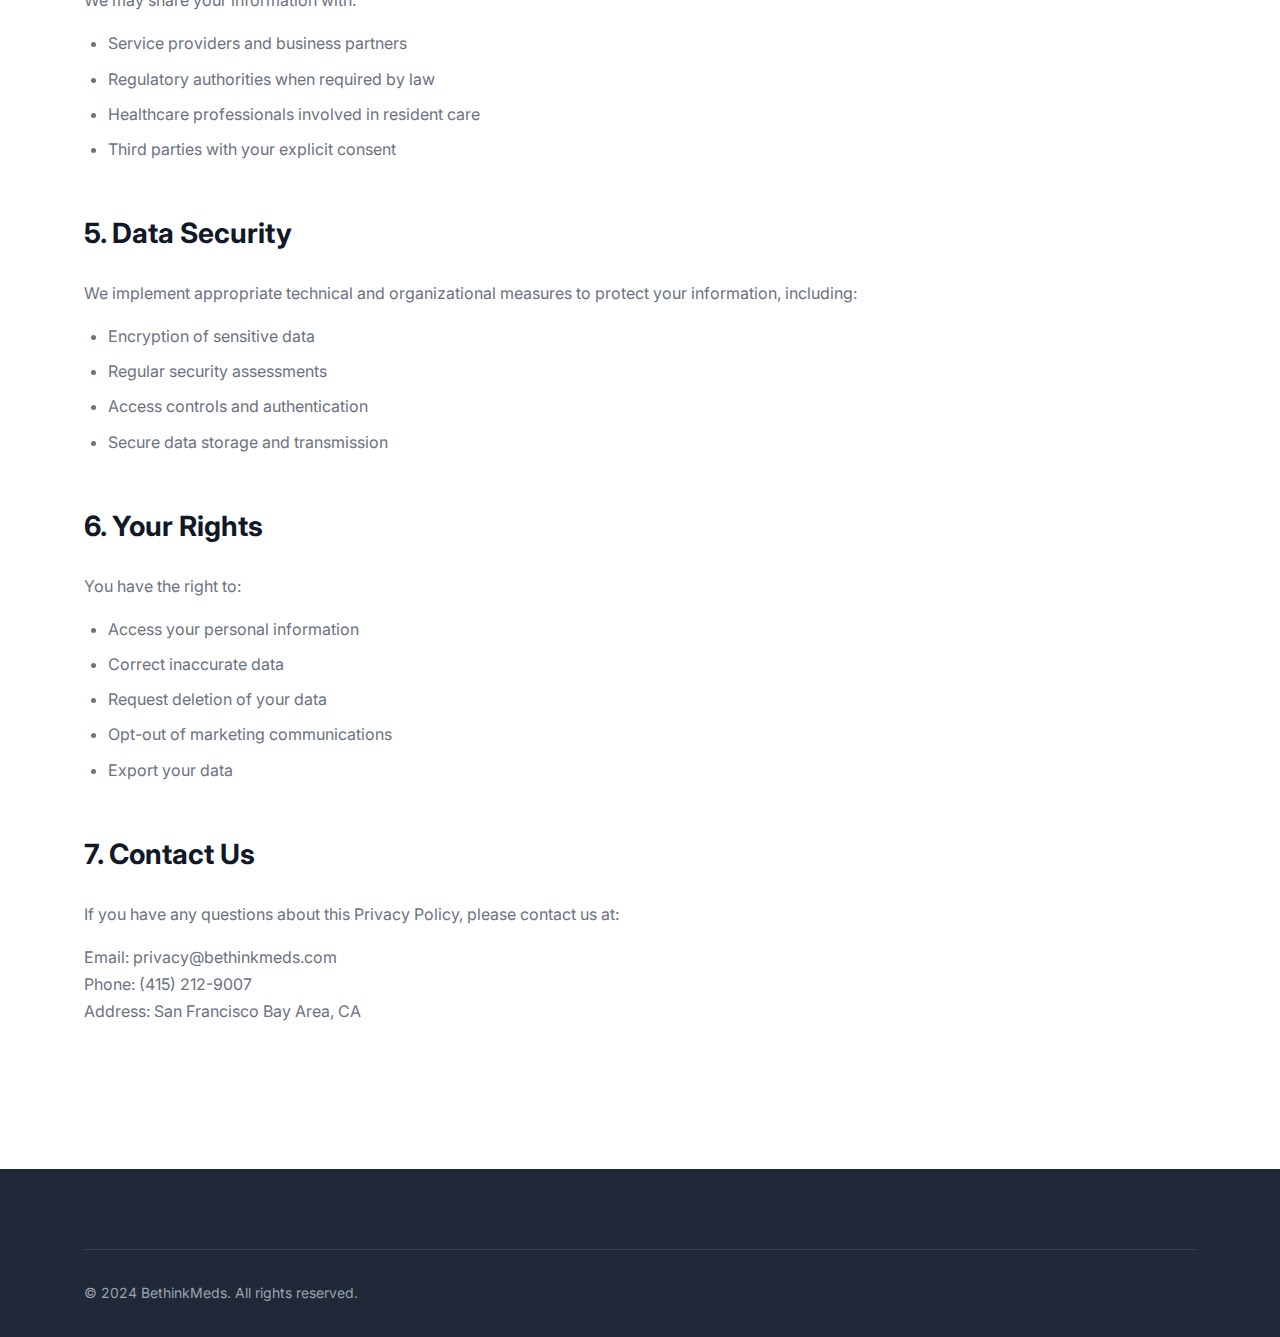
<file: privacy-policy.html>
<!DOCTYPE html>
<html lang="en">

<head>
  <meta charset="UTF-8">
  <meta name="viewport" content="width=device-width, initial-scale=1.0">
  <title>Privacy Policy | BethinkMeds</title>
  <link rel="stylesheet" href="styles.css">
  <link rel="stylesheet" href="https://cdnjs.cloudflare.com/ajax/libs/font-awesome/6.0.0/css/all.min.css">
  <link rel="preconnect" href="https://fonts.googleapis.com">
  <link rel="preconnect" href="https://fonts.gstatic.com" crossorigin>
  <link href="https://fonts.googleapis.com/css2?family=Inter:wght@300;400;500;600;700&display=swap" rel="stylesheet">
</head>

<body>
  <header class="header">
    <div class="container">
      <nav class="navbar">
        <div class="logo">Bethink<span>Meds</span></div>
        <div class="nav-links">
          <a href="index.html">Home</a>
          <a href="index.html#benefits">Benefits</a>
          <a href="index.html#services">Solutions</a>
          <a href="index.html#about">Team</a>
          <a href="index.html#contact">Contact</a>
        </div>
      </nav>
    </div>
  </header>

  <main class="legal-content">
    <div class="container">
      <h1>Privacy Policy</h1>
      <p class="last-updated">Last updated: March 2024</p>

      <section>
        <h2>1. Introduction</h2>
        <p>BethinkMeds ("we," "our," or "us") is committed to protecting your privacy and the privacy of your residents. This Privacy Policy explains how we collect, use, disclose, and safeguard your information when you use our pharmacy consulting services and AI-powered platform.</p>
      </section>

      <section>
        <h2>2. Information We Collect</h2>
        <h3>2.1 Personal Information</h3>
        <ul>
          <li>Name and contact information</li>
          <li>Facility information</li>
          <li>Professional credentials</li>
          <li>Communication preferences</li>
        </ul>

        <h3>2.2 Healthcare Information</h3>
        <ul>
          <li>Medication records (with proper authorization)</li>
          <li>Clinical documentation</li>
          <li>Compliance reports</li>
          <li>Quality metrics</li>
        </ul>

        <h3>2.3 Technical Information</h3>
        <ul>
          <li>IP address and device information</li>
          <li>Browser type and version</li>
          <li>Operating system</li>
          <li>Usage data and analytics</li>
        </ul>
      </section>

      <section>
        <h2>3. How We Use Your Information</h2>
        <ul>
          <li>Provide and improve our pharmacy consulting services</li>
          <li>Process and analyze medication data</li>
          <li>Generate compliance reports and recommendations</li>
          <li>Communicate with you about our services</li>
          <li>Ensure regulatory compliance</li>
          <li>Enhance our AI-powered platform</li>
        </ul>
      </section>

      <section>
        <h2>4. Information Sharing and Disclosure</h2>
        <p>We may share your information with:</p>
        <ul>
          <li>Service providers and business partners</li>
          <li>Regulatory authorities when required by law</li>
          <li>Healthcare professionals involved in resident care</li>
          <li>Third parties with your explicit consent</li>
        </ul>
      </section>

      <section>
        <h2>5. Data Security</h2>
        <p>We implement appropriate technical and organizational measures to protect your information, including:</p>
        <ul>
          <li>Encryption of sensitive data</li>
          <li>Regular security assessments</li>
          <li>Access controls and authentication</li>
          <li>Secure data storage and transmission</li>
        </ul>
      </section>

      <section>
        <h2>6. Your Rights</h2>
        <p>You have the right to:</p>
        <ul>
          <li>Access your personal information</li>
          <li>Correct inaccurate data</li>
          <li>Request deletion of your data</li>
          <li>Opt-out of marketing communications</li>
          <li>Export your data</li>
        </ul>
      </section>

      <section>
        <h2>7. Contact Us</h2>
        <p>If you have any questions about this Privacy Policy, please contact us at:</p>
        <p>Email: privacy@bethinkmeds.com<br>
        Phone: (415) 212-9007<br>
        Address: San Francisco Bay Area, CA</p>
      </section>
    </div>
  </main>

  <footer class="footer">
    <div class="container">
      <div class="footer-bottom">
        <div class="copyright">
          &copy; 2024 BethinkMeds. All rights reserved.
        </div>
      </div>
    </div>
  </footer>
</body>

</html>
</file>
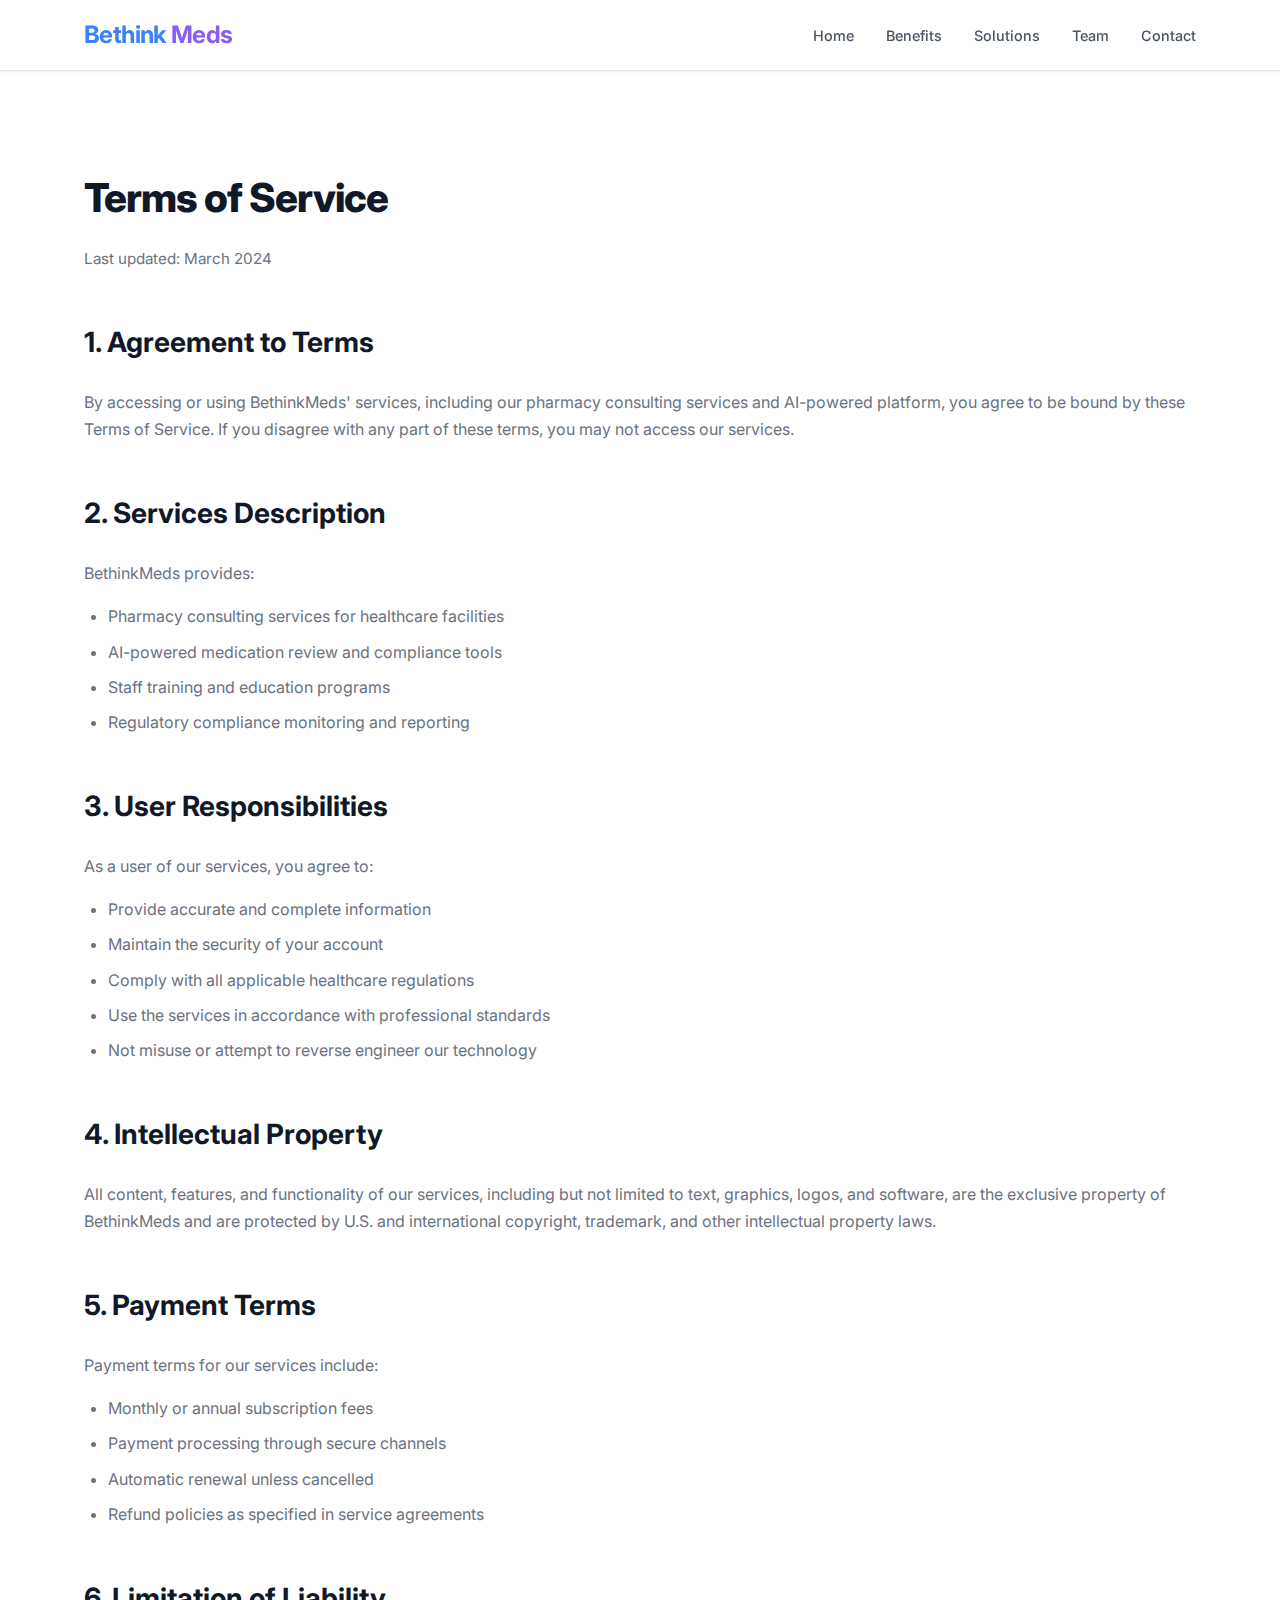
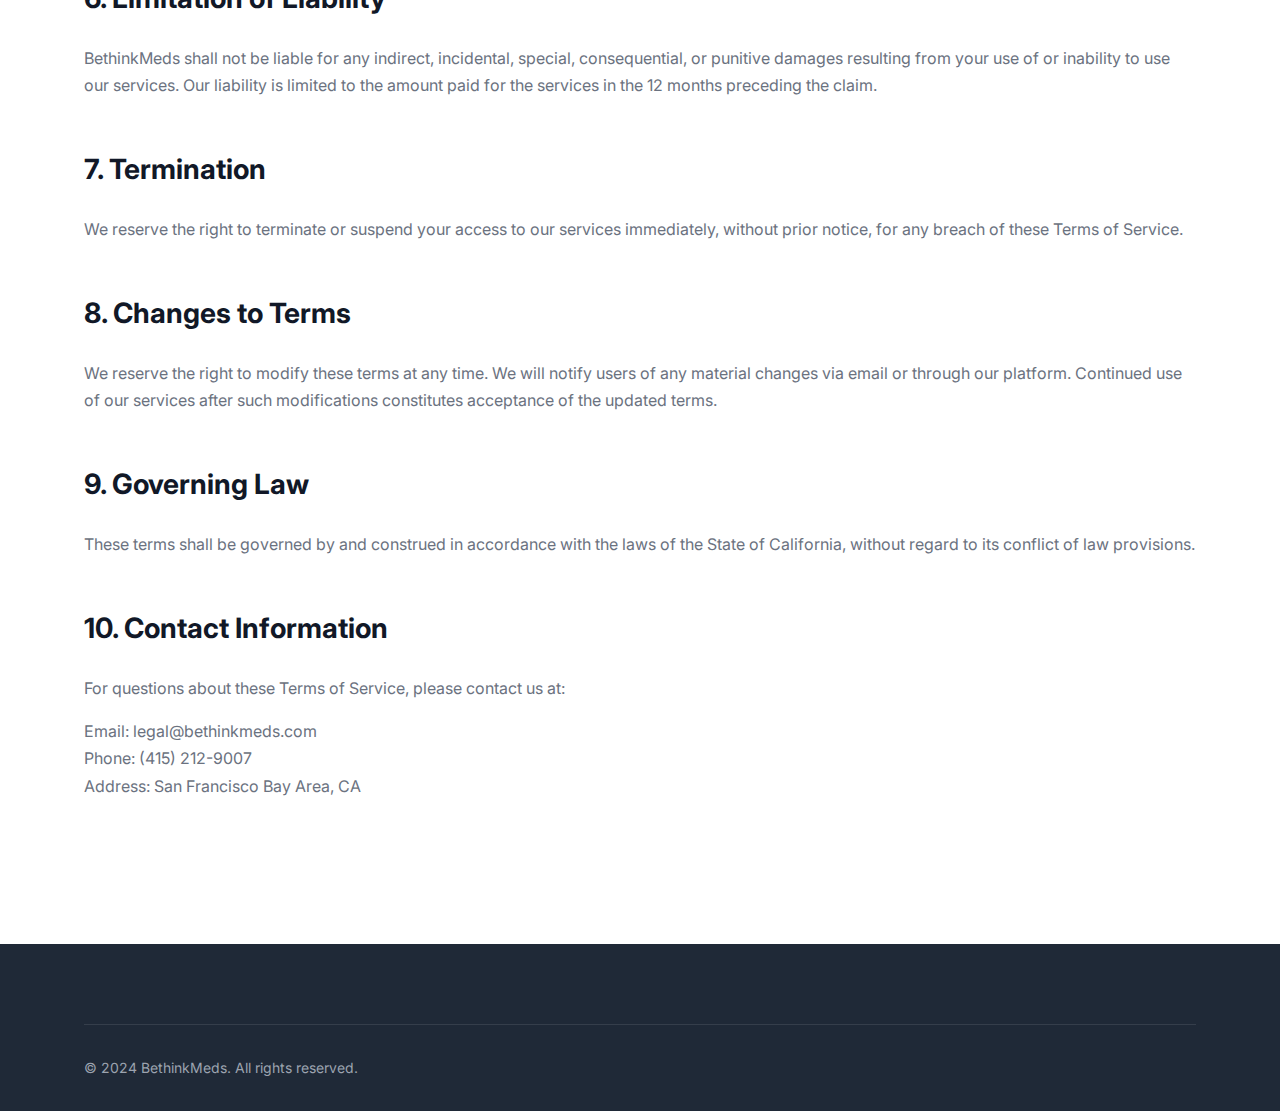
<file: terms-of-service.html>
<!DOCTYPE html>
<html lang="en">

<head>
  <meta charset="UTF-8">
  <meta name="viewport" content="width=device-width, initial-scale=1.0">
  <title>Terms of Service | BethinkMeds</title>
  <link rel="stylesheet" href="styles.css">
  <link rel="stylesheet" href="https://cdnjs.cloudflare.com/ajax/libs/font-awesome/6.0.0/css/all.min.css">
  <link rel="preconnect" href="https://fonts.googleapis.com">
  <link rel="preconnect" href="https://fonts.gstatic.com" crossorigin>
  <link href="https://fonts.googleapis.com/css2?family=Inter:wght@300;400;500;600;700&display=swap" rel="stylesheet">
</head>

<body>
  <header class="header">
    <div class="container">
      <nav class="navbar">
        <div class="logo">Bethink<span>Meds</span></div>
        <div class="nav-links">
          <a href="index.html">Home</a>
          <a href="index.html#benefits">Benefits</a>
          <a href="index.html#services">Solutions</a>
          <a href="index.html#about">Team</a>
          <a href="index.html#contact">Contact</a>
        </div>
      </nav>
    </div>
  </header>

  <main class="legal-content">
    <div class="container">
      <h1>Terms of Service</h1>
      <p class="last-updated">Last updated: March 2024</p>

      <section>
        <h2>1. Agreement to Terms</h2>
        <p>By accessing or using BethinkMeds' services, including our pharmacy consulting services and AI-powered platform, you agree to be bound by these Terms of Service. If you disagree with any part of these terms, you may not access our services.</p>
      </section>

      <section>
        <h2>2. Services Description</h2>
        <p>BethinkMeds provides:</p>
        <ul>
          <li>Pharmacy consulting services for healthcare facilities</li>
          <li>AI-powered medication review and compliance tools</li>
          <li>Staff training and education programs</li>
          <li>Regulatory compliance monitoring and reporting</li>
        </ul>
      </section>

      <section>
        <h2>3. User Responsibilities</h2>
        <p>As a user of our services, you agree to:</p>
        <ul>
          <li>Provide accurate and complete information</li>
          <li>Maintain the security of your account</li>
          <li>Comply with all applicable healthcare regulations</li>
          <li>Use the services in accordance with professional standards</li>
          <li>Not misuse or attempt to reverse engineer our technology</li>
        </ul>
      </section>

      <section>
        <h2>4. Intellectual Property</h2>
        <p>All content, features, and functionality of our services, including but not limited to text, graphics, logos, and software, are the exclusive property of BethinkMeds and are protected by U.S. and international copyright, trademark, and other intellectual property laws.</p>
      </section>

      <section>
        <h2>5. Payment Terms</h2>
        <p>Payment terms for our services include:</p>
        <ul>
          <li>Monthly or annual subscription fees</li>
          <li>Payment processing through secure channels</li>
          <li>Automatic renewal unless cancelled</li>
          <li>Refund policies as specified in service agreements</li>
        </ul>
      </section>

      <section>
        <h2>6. Limitation of Liability</h2>
        <p>BethinkMeds shall not be liable for any indirect, incidental, special, consequential, or punitive damages resulting from your use of or inability to use our services. Our liability is limited to the amount paid for the services in the 12 months preceding the claim.</p>
      </section>

      <section>
        <h2>7. Termination</h2>
        <p>We reserve the right to terminate or suspend your access to our services immediately, without prior notice, for any breach of these Terms of Service.</p>
      </section>

      <section>
        <h2>8. Changes to Terms</h2>
        <p>We reserve the right to modify these terms at any time. We will notify users of any material changes via email or through our platform. Continued use of our services after such modifications constitutes acceptance of the updated terms.</p>
      </section>

      <section>
        <h2>9. Governing Law</h2>
        <p>These terms shall be governed by and construed in accordance with the laws of the State of California, without regard to its conflict of law provisions.</p>
      </section>

      <section>
        <h2>10. Contact Information</h2>
        <p>For questions about these Terms of Service, please contact us at:</p>
        <p>Email: legal@bethinkmeds.com<br>
        Phone: (415) 212-9007<br>
        Address: San Francisco Bay Area, CA</p>
      </section>
    </div>
  </main>

  <footer class="footer">
    <div class="container">
      <div class="footer-bottom">
        <div class="copyright">
          &copy; 2024 BethinkMeds. All rights reserved.
        </div>
      </div>
    </div>
  </footer>
</body>

</html>
</file>
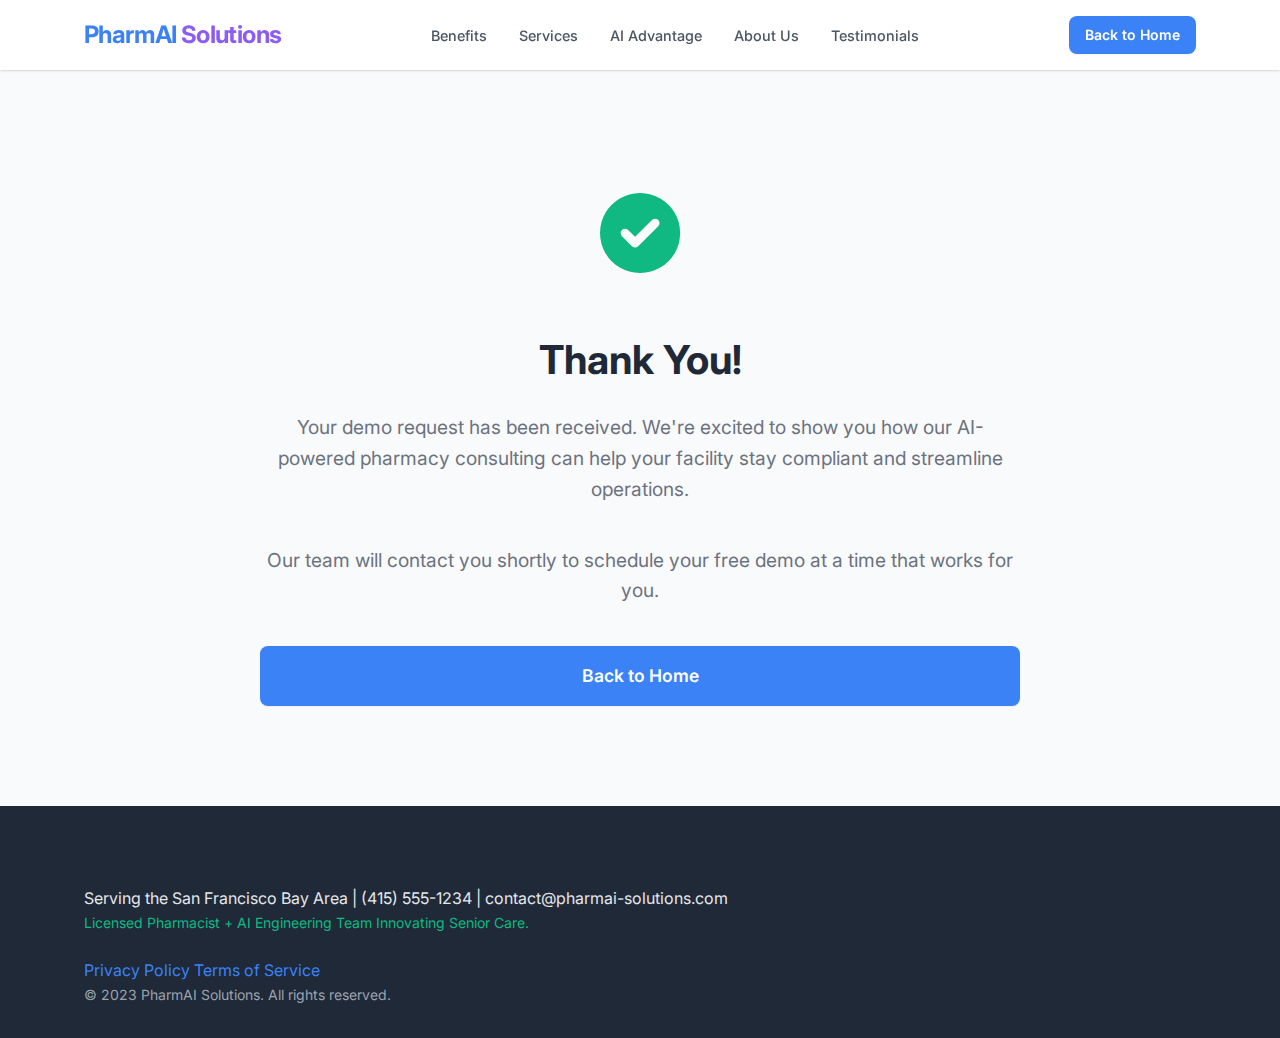
<file: thank-you.html>
<!DOCTYPE html>
<html lang="en">

<head>
  <meta charset="UTF-8">
  <meta name="viewport" content="width=device-width, initial-scale=1.0">
  <title>Thank You | PharmAI Solutions</title>
  <link rel="stylesheet" href="styles.css">
  <link rel="stylesheet" href="https://cdnjs.cloudflare.com/ajax/libs/font-awesome/6.0.0/css/all.min.css">
  <link rel="preconnect" href="https://fonts.googleapis.com">
  <link rel="preconnect" href="https://fonts.gstatic.com" crossorigin>
  <link href="https://fonts.googleapis.com/css2?family=Inter:wght@300;400;500;600;700&display=swap" rel="stylesheet">
  <style>
    .thank-you-container {
      text-align: center;
      padding: 100px 20px;
      max-width: 800px;
      margin: 0 auto;
    }

    .thank-you-icon {
      font-size: 5rem;
      color: var(--success-color);
      margin-bottom: 30px;
    }

    .thank-you-title {
      font-size: 2.5rem;
      margin-bottom: 20px;
      color: var(--dark-color);
    }

    .thank-you-text {
      font-size: 1.2rem;
      margin-bottom: 40px;
      color: var(--gray-color);
    }

    .back-home {
      margin-top: 20px;
    }
  </style>
</head>

<body>
  <header class="header">
    <div class="container">
      <nav class="navbar">
        <div class="logo">PharmAI<span>Solutions</span></div>
        <div class="nav-links">
          <a href="index.html#benefits">Benefits</a>
          <a href="index.html#services">Services</a>
          <a href="index.html#ai-advantage">AI Advantage</a>
          <a href="index.html#about">About Us</a>
          <a href="index.html#testimonials">Testimonials</a>
        </div>
        <a href="index.html" class="btn btn-primary nav-cta">Back to Home</a>
      </nav>
    </div>
  </header>

  <section class="thank-you-container">
    <div class="thank-you-icon">
      <i class="fas fa-check-circle"></i>
    </div>
    <h1 class="thank-you-title">Thank You!</h1>
    <p class="thank-you-text">Your demo request has been received. We're excited to show you how our AI-powered pharmacy
      consulting can help your facility stay compliant and streamline operations.</p>
    <p class="thank-you-text">Our team will contact you shortly to schedule your free demo at a time that works for you.
    </p>
    <div class="back-home">
      <a href="index.html" class="btn btn-primary btn-large">Back to Home</a>
    </div>
  </section>

  <!-- Footer -->
  <footer class="footer">
    <div class="container">
      <div class="footer-content">
        <div class="footer-info">
          <p>Serving the San Francisco Bay Area | (415) 555-1234 | contact@pharmai-solutions.com</p>
          <p class="credentials">Licensed Pharmacist + AI Engineering Team Innovating Senior Care.</p>
        </div>
        <div class="footer-links">
          <a href="#">Privacy Policy</a>
          <a href="#">Terms of Service</a>
        </div>
      </div>
      <div class="copyright">
        <p>&copy; 2023 PharmAI Solutions. All rights reserved.</p>
      </div>
    </div>
  </footer>
</body>

</html>
</file>
<file: styles.css>
/* Base Styles */
:root {
  --primary-color: #3b82f6; /* Blue from Radiant */
  --primary-rgb: 59, 130, 246;
  --primary-dark: #2563eb;
  --secondary-color: #10b981; /* Green from Radiant */
  --secondary-light: #d1fae5;
  --accent-color: #8b5cf6; /* Purple from Radiant */
  --accent-rgb: 139, 92, 246;
  --dark-color: #1f2937; /* Slate 800 */
  --light-color: #f9fafb;
  --white: #ffffff;
  --gray-color: #6b7280;
  --gray-light: #f3f4f6;
  --gray-dark: #4b5563;
  --success-color: #10b981;
  --danger-color: #ef4444;
  --text-color: #111827;
  --text-muted: #6b7280;
  --heading-color: #111827;
  --border-color: #e5e7eb;
  --bg-light: #f9fafb;
  --bg-light-accent: #f3f4f6;
  --border-radius: 0.5rem;
  --box-shadow: 0 10px 15px -3px rgba(0, 0, 0, 0.1),
    0 4px 6px -2px rgba(0, 0, 0, 0.05);
  --shadow-sm: 0 1px 2px 0 rgba(0, 0, 0, 0.05);
  --shadow-md: 0 4px 6px -1px rgba(0, 0, 0, 0.1),
    0 2px 4px -1px rgba(0, 0, 0, 0.06);
  --shadow-lg: 0 10px 15px -3px rgba(0, 0, 0, 0.1),
    0 4px 6px -2px rgba(0, 0, 0, 0.05);
  --transition: all 0.2s ease;
}

* {
  margin: 0;
  padding: 0;
  box-sizing: border-box;
}

body {
  font-family: "Inter", sans-serif;
  line-height: 1.6;
  color: var(--text-color);
  background-color: var(--light-color);
}

.container {
  width: 90%;
  max-width: 1200px;
  margin: 0 auto;
  padding: 0 20px;
}

img {
  max-width: 100%;
  height: auto;
  border-radius: var(--border-radius);
}

a {
  text-decoration: none;
  color: var(--primary-color);
  transition: var(--transition);
}

a:hover {
  color: var(--primary-dark);
}

/* Buttons */
.btn {
  display: inline-flex;
  align-items: center;
  justify-content: center;
  padding: 0.75rem 1.5rem;
  border-radius: var(--border-radius);
  font-weight: 600;
  text-align: center;
  cursor: pointer;
  transition: var(--transition);
  border: none;
  font-size: 0.875rem;
}

.btn-primary {
  background-color: var(--primary-color);
  color: var(--white);
  border: none;
  border-radius: 8px;
  padding: 12px 24px;
  font-size: 1rem;
  font-weight: 600;
  cursor: pointer;
  transition: all 0.3s ease;
  text-align: center;
  display: inline-block;
  box-shadow: var(--shadow-sm);
}

.btn-primary:hover {
  background-color: var(--primary-dark);
  transform: translateY(-2px);
  box-shadow: var(--shadow-md);
}

.btn-primary:active {
  transform: translateY(1px);
  box-shadow: var(--shadow-sm);
}

.btn-secondary {
  background-color: var(--secondary-color);
  color: white;
}

.btn-secondary:hover {
  background-color: #0ea371;
  color: white;
  box-shadow: 0 4px 6px -1px rgba(0, 0, 0, 0.1),
    0 2px 4px -1px rgba(0, 0, 0, 0.06);
}

.btn-large {
  width: 100%;
  padding: 16px 24px;
  font-size: 1.1rem;
}

/* Header/Navigation */
.header {
  padding: 16px 0;
  background-color: white;
  box-shadow: 0 1px 3px 0 rgba(0, 0, 0, 0.1), 0 1px 2px 0 rgba(0, 0, 0, 0.06);
  position: sticky;
  top: 0;
  z-index: 100;
}

.navbar {
  display: flex;
  justify-content: space-between;
  align-items: center;
}

.logo {
  font-size: 1.5rem;
  font-weight: 700;
  color: var(--primary-color);
  letter-spacing: -0.025em;
  display: flex;
  align-items: center;
  gap: 0.25rem;
}

.logo span {
  color: var(--accent-color);
  font-weight: 700;
}

.nav-links {
  display: flex;
  gap: 2rem;
}

.nav-links a {
  color: var(--gray-dark);
  font-weight: 500;
  font-size: 0.9rem;
}

.nav-links a:hover {
  color: var(--primary-color);
}

.nav-cta {
  padding: 0.5rem 1rem;
  font-size: 0.875rem;
}

/* Hero Section */
.hero {
  padding: 6rem 0;
  background-color: white;
  border-bottom: 1px solid var(--gray-light);
}

.hero .container {
  display: grid;
  grid-template-columns: 1fr 1fr;
  gap: 4rem;
  align-items: center;
}

.hero-content h1 {
  font-size: 3rem;
  line-height: 1.1;
  margin-bottom: 1.5rem;
  color: var(--text-color);
  font-weight: 800;
  letter-spacing: -0.025em;
}

.hero-content .subheadline {
  font-size: 1.25rem;
  color: var(--primary-color);
  margin-bottom: 1.25rem;
  font-weight: 500;
}

.hero-content .supporting-text {
  margin-bottom: 2rem;
  font-size: 1.125rem;
  color: var(--gray-color);
  max-width: 32rem;
}

.hero-image img {
  box-shadow: var(--box-shadow);
  border-radius: 0.75rem;
}

/* Benefits Section */
.benefits {
  padding: 6rem 0;
  background-color: var(--light-color);
}

.benefits .container {
  max-width: 1100px;
}

.benefits h2 {
  text-align: center;
  font-size: 2.5rem;
  margin-bottom: 3.5rem;
  color: var(--text-color);
  font-weight: 800;
  letter-spacing: -0.025em;
  line-height: 1.2;
}

.benefits-grid {
  display: grid;
  grid-template-columns: repeat(2, 1fr);
  gap: 2.5rem;
  max-width: 1000px;
  margin: 0 auto;
}

.benefit-card {
  padding: 2.5rem;
  background-color: white;
  border-radius: 12px;
  box-shadow: 0 2px 5px rgba(0, 0, 0, 0.08);
  text-align: center;
  transition: var(--transition);
  border: 1px solid var(--gray-light);
  display: flex;
  flex-direction: column;
  align-items: center;
  height: 100%;
  min-height: 260px;
  justify-content: flex-start;
}

.benefit-card:hover {
  transform: translateY(-5px);
  box-shadow: var(--shadow-md);
}

.benefit-icon {
  width: 64px;
  height: 64px;
  background-color: var(--primary-color);
  border-radius: 12px;
  display: flex;
  justify-content: center;
  align-items: center;
  margin: 0 auto 1.5rem;
}

.benefit-icon i {
  font-size: 1.75rem;
  color: white;
}

.benefit-card h3 {
  margin-bottom: 1rem;
  font-size: 1.35rem;
  font-weight: 700;
  color: var(--text-color);
}

.benefit-card p {
  color: var(--gray-color);
  font-size: 1rem;
  line-height: 1.6;
  max-width: 85%;
  margin: 0 auto;
}

.section-cta {
  text-align: center;
  margin-top: 3rem;
}

/* Services Section */
.services {
  padding: 6rem 0;
  background-color: white;
  border-top: 1px solid var(--gray-light);
  border-bottom: 1px solid var(--gray-light);
}

.services .container {
  max-width: 1100px;
}

.services h2 {
  text-align: center;
  font-size: 2.5rem;
  margin-bottom: 3.5rem;
  color: var(--text-color);
  font-weight: 800;
}

.services-grid {
  display: grid;
  grid-template-columns: repeat(2, 1fr);
  gap: 2.5rem;
  max-width: 1000px;
  margin: 0 auto;
}

.service-card {
  padding: 2.5rem;
  background-color: var(--light-color);
  border-radius: 12px;
  box-shadow: 0 2px 5px rgba(0, 0, 0, 0.08);
  text-align: center;
  transition: var(--transition);
  border: 1px solid var(--gray-light);
  display: flex;
  flex-direction: column;
  align-items: center;
  height: 100%;
  min-height: 260px;
  justify-content: flex-start;
}

.service-card:hover {
  transform: translateY(-5px);
  box-shadow: var(--shadow-md);
}

.service-icon {
  width: 64px;
  height: 64px;
  background-color: var(--secondary-color);
  border-radius: 12px;
  display: flex;
  justify-content: center;
  align-items: center;
  margin: 0 auto 1.5rem;
}

.service-icon i {
  font-size: 1.75rem;
  color: white;
}

.service-card h3 {
  margin-bottom: 1rem;
  font-size: 1.35rem;
  font-weight: 700;
  color: var(--text-color);
}

.service-card p {
  color: var(--gray-color);
  font-size: 1rem;
  line-height: 1.6;
  max-width: 85%;
  margin: 0 auto;
}

/* AI Advantage Section */
.ai-advantage {
  padding: 6rem 0;
  background-color: var(--light-color);
}

.ai-advantage .container {
  display: grid;
  grid-template-columns: 1fr 1fr;
  gap: 4rem;
  align-items: center;
}

.advantage-content h2 {
  text-align: left;
  font-size: 2.5rem;
  margin-bottom: 1.5rem;
  color: var(--text-color);
  font-weight: 800;
  letter-spacing: -0.025em;
  line-height: 1.2;
}

.advantage-content p {
  margin-bottom: 1.5rem;
  font-size: 1.125rem;
  color: var(--gray-color);
  text-align: left;
}

.supporting-point {
  font-weight: 600;
  color: var(--primary-color);
  text-align: left;
}

.advantage-image img {
  border-radius: 0.75rem;
  box-shadow: var(--box-shadow);
}

/* About Us Section */
.about {
  padding: 6rem 0;
  background-color: white;
  border-top: 1px solid var(--gray-light);
}

.about h2 {
  text-align: left;
  font-size: 2.5rem;
  margin-bottom: 2rem;
  color: var(--text-color);
  font-weight: 800;
  letter-spacing: -0.025em;
  line-height: 1.2;
}

.section-intro {
  text-align: left;
  max-width: 100%;
  margin: 0 0 3rem;
  font-size: 1.125rem;
  color: var(--gray-color);
  line-height: 1.7;
}

.team-grid {
  display: grid;
  grid-template-columns: repeat(auto-fit, minmax(300px, 1fr));
  gap: 2rem;
  margin-bottom: 4rem;
  max-width: 1200px;
  margin-left: auto;
  margin-right: auto;
}

.team-member {
  background-color: var(--light-color);
  border-radius: var(--border-radius);
  box-shadow: 0 1px 3px rgba(0, 0, 0, 0.1);
  overflow: hidden;
  transition: var(--transition);
  border: 1px solid var(--gray-light);
  max-width: 400px;
  margin: 0 auto;
  display: flex;
  flex-direction: column;
  padding-bottom: 2rem;
}

.team-member:hover {
  transform: translateY(-10px);
  box-shadow: var(--box-shadow);
}

.team-member .btn {
  margin: 2rem auto 0;
  display: block;
  width: fit-content;
  padding: 0.75rem 1.5rem;
  background-color: var(--primary-color);
  color: white;
  border-radius: 8px;
  font-weight: 500;
  transition: all 0.3s ease;
}

.team-member .btn:hover {
  background-color: var(--primary-dark);
  transform: translateY(-2px);
  box-shadow: var(--shadow-md);
}

.member-image {
  height: 400px;
  overflow: hidden;
  position: relative;
  background-color: var(--gray-light);
}

.member-image img {
  width: 100%;
  height: 100%;
  object-fit: cover;
  object-position: center 15%;
  border-radius: 0;
  transition: transform 0.3s ease;
}

.team-member:hover .member-image img {
  transform: scale(1.05);
}

.team-member h3 {
  padding: 1.5rem 1.5rem 0.5rem;
  font-size: 1.25rem;
  font-weight: 600;
  color: var(--text-color);
}

.member-title {
  padding: 0 1.5rem 1rem;
  color: var(--primary-color);
  font-weight: 500;
  font-size: 0.95rem;
  border-bottom: 1px solid var(--gray-light);
}

.member-credentials {
  padding: 1rem 1.5rem 1.5rem;
  line-height: 1.75;
  font-size: 0.95rem;
  color: var(--gray-color);
}

.member-credentials i {
  color: var(--success-color);
  margin-right: 0.5rem;
}

.credentials-box {
  display: flex;
  background-color: var(--light-color);
  border-radius: var(--border-radius);
  box-shadow: 0 1px 3px rgba(0, 0, 0, 0.1);
  padding: 2.5rem;
  margin-top: 3rem;
  align-items: center;
  border: 1px solid var(--gray-light);
}

.credentials-icon {
  font-size: 3rem;
  color: var(--accent-color);
  margin-right: 2rem;
  flex-shrink: 0;
}

.credentials-content h3 {
  margin-bottom: 1.25rem;
  font-size: 1.5rem;
  font-weight: 600;
  color: var(--text-color);
}

.credentials-list {
  display: grid;
  grid-template-columns: 1fr 1fr;
  gap: 1rem 2rem;
  list-style: none;
}

.credentials-list li {
  position: relative;
  padding-left: 1rem;
  color: var(--gray-color);
}

.credentials-list li::before {
  content: "•";
  position: absolute;
  left: 0;
  color: var(--accent-color);
}

.credentials-list strong {
  color: var(--primary-color);
  font-weight: 600;
}

/* Media query for about section */
@media (max-width: 992px) {
  .credentials-list {
    grid-template-columns: 1fr;
  }
}

@media (max-width: 768px) {
  .credentials-box {
    flex-direction: column;
    text-align: center;
    padding: 2rem 1.5rem;
  }

  .credentials-icon {
    margin-right: 0;
    margin-bottom: 1.5rem;
  }

  .team-member {
    max-width: 350px;
  }

  .member-image {
    height: 300px;
  }

  .about h2,
  .section-intro {
    text-align: center;
    padding: 0 1rem;
  }

  .logo {
    font-size: 1.25rem;
  }
}

/* Testimonials Section */
.testimonials {
  padding: 6rem 0;
  background-color: var(--light-color);
  border-top: 1px solid var(--gray-light);
}

.testimonials-grid {
  display: grid;
  grid-template-columns: repeat(auto-fit, minmax(300px, 1fr));
  gap: 2rem;
  margin-bottom: 3rem;
}

.testimonial-card {
  padding: 2rem;
  background-color: white;
  border-radius: var(--border-radius);
  box-shadow: 0 1px 3px rgba(0, 0, 0, 0.1);
  position: relative;
  border: 1px solid var(--gray-light);
}

.testimonial-card::before {
  content: "\201C";
  position: absolute;
  top: 1rem;
  left: 1.25rem;
  font-size: 4rem;
  color: rgba(59, 130, 246, 0.1);
  font-family: serif;
  line-height: 1;
}

.quote {
  margin-bottom: 1.25rem;
  font-size: 1.1rem;
  padding-left: 1rem;
  color: var(--text-color);
  font-weight: 500;
}

.author {
  font-weight: 500;
  color: var(--gray-color);
  font-size: 0.95rem;
  padding-left: 1rem;
}

.statistics-container {
  display: grid;
  grid-template-columns: repeat(auto-fit, minmax(280px, 1fr));
  gap: 2rem;
  margin: 3rem 0;
}

.statistic {
  text-align: center;
  padding: 3rem 1.5rem;
  background-color: var(--primary-color);
  color: white;
  border-radius: var(--border-radius);
  box-shadow: var(--box-shadow);
  transition: transform 0.3s ease;
}

.statistic:hover {
  transform: translateY(-5px);
}

.stat-number {
  font-size: 3.5rem;
  font-weight: 800;
  margin-bottom: 1rem;
  line-height: 1;
}

.statistic p {
  font-size: 1.125rem;
  max-width: 28rem;
  margin: 0 auto;
}

@media (max-width: 768px) {
  .statistics-container {
    grid-template-columns: 1fr;
    gap: 1.5rem;
  }
  
  .statistic {
    padding: 2.5rem 1.25rem;
  }
  
  .stat-number {
    font-size: 3rem;
  }
}

/* CTA Section */
.cta {
  background: linear-gradient(
    135deg,
    var(--bg-light) 0%,
    var(--bg-light-accent) 100%
  );
  padding: 5rem 0;
  position: relative;
  overflow: hidden;
}

.cta::before {
  content: "";
  position: absolute;
  top: -50px;
  right: -50px;
  width: 100px;
  height: 100px;
  border-radius: 50%;
  background: rgba(var(--primary-rgb), 0.1);
  z-index: 0;
}

.cta::after {
  content: "";
  position: absolute;
  bottom: -30px;
  left: -30px;
  width: 80px;
  height: 80px;
  border-radius: 50%;
  background: rgba(var(--accent-rgb), 0.1);
  z-index: 0;
}

.cta .container {
  position: relative;
  z-index: 1;
  max-width: 1200px;
}

.cta h2 {
  color: var(--heading-color);
  font-weight: 700;
  margin-bottom: 1rem;
  text-align: center;
  font-size: 2.5rem;
}

.cta > .container > p {
  color: var(--text-color);
  text-align: center;
  max-width: 800px;
  margin: 0 auto 3rem;
  font-size: 1.1rem;
  line-height: 1.6;
}

.cta-content {
  display: flex;
  align-items: center;
  justify-content: center;
}

.google-form-container {
  flex: 1;
  min-width: 320px;
  max-width: 600px;
  background: var(--white);
  border-radius: 12px;
  box-shadow: var(--shadow-lg);
  overflow: hidden;
  margin: 0 auto;
}

.custom-form {
  padding: 2.5rem;
}

.custom-form h3 {
  margin-top: 0;
  margin-bottom: 1.5rem;
  font-size: 1.4rem;
  color: var(--heading-color);
  text-align: center;
}

.form-group {
  margin-bottom: 1.25rem;
}

.form-group input {
  width: 100%;
  padding: 14px 16px;
  border: 1px solid var(--border-color);
  border-radius: 8px;
  font-size: 1rem;
  color: var(--text-color);
  background-color: var(--bg-light);
  transition: all 0.3s ease;
}

.form-group input:focus {
  border-color: var(--primary-color);
  box-shadow: 0 0 0 2px rgba(var(--primary-rgb), 0.2);
  outline: none;
}

.form-group input::placeholder {
  color: var(--text-muted);
}

.form-note {
  text-align: center;
  color: var(--text-muted);
  font-size: 0.85rem;
  margin-top: 1.5rem;
  margin-bottom: 0;
}

#thank-you-message {
  background-color: var(--white);
  border-radius: 12px;
}

#thank-you-message h3 {
  color: var(--heading-color);
  margin-bottom: 1rem;
  font-size: 1.8rem;
}

#thank-you-message p {
  color: var(--text-color);
  font-size: 1.1rem;
  line-height: 1.6;
}

@media (max-width: 768px) {
  .google-form-container {
    width: 100%;
  }
}

/* Footer */
.footer {
  padding: 5rem 0 2rem;
  background-color: var(--dark-color);
  color: #e5e7eb;
}

.footer-grid {
  display: grid;
  grid-template-columns: repeat(auto-fit, minmax(250px, 1fr));
  gap: 3rem;
  margin-bottom: 3rem;
}

.footer-brand .logo {
  font-size: 1.75rem;
  font-weight: 700;
  color: var(--primary-color);
  letter-spacing: -0.025em;
  margin-bottom: 1rem;
}

.footer-brand .logo span {
  color: var(--accent-color);
  font-weight: 700;
}

.footer-tagline {
  margin-bottom: 1rem;
  color: #e5e7eb;
  font-size: 0.95rem;
  line-height: 1.5;
}

.credentials {
  color: var(--secondary-color);
  font-size: 0.875rem;
  margin-bottom: 1.5rem;
}

.social-icons {
  display: flex;
  gap: 1rem;
  margin-top: 1.5rem;
}

.social-icons a {
  display: flex;
  align-items: center;
  justify-content: center;
  width: 36px;
  height: 36px;
  background-color: rgba(255, 255, 255, 0.1);
  border-radius: 50%;
  color: #e5e7eb;
  transition: all 0.3s ease;
}

.social-icons a:hover {
  background-color: var(--primary-color);
  color: white;
  transform: translateY(-3px);
}

.footer-nav h3,
.footer-contact h3 {
  color: white;
  font-size: 1.1rem;
  font-weight: 600;
  margin-bottom: 1.25rem;
}

.footer-nav ul {
  list-style: none;
  padding: 0;
}

.footer-nav li {
  margin-bottom: 0.75rem;
}

.footer-nav a {
  color: #e5e7eb;
  font-size: 0.95rem;
  transition: all 0.2s ease;
}

.footer-nav a:hover {
  color: white;
  padding-left: 5px;
}

.footer-contact p {
  display: flex;
  align-items: center;
  margin-bottom: 1rem;
  font-size: 0.95rem;
}

.footer-contact i {
  margin-right: 0.75rem;
  color: var(--primary-color);
}

.footer-contact .btn {
  margin-top: 1.5rem;
  padding: 0.6rem 1.25rem;
  font-size: 0.9rem;
}

.footer-bottom {
  display: flex;
  justify-content: space-between;
  align-items: center;
  padding-top: 2rem;
  border-top: 1px solid rgba(255, 255, 255, 0.1);
  flex-wrap: wrap;
  gap: 1rem;
}

.copyright {
  font-size: 0.875rem;
  color: #9ca3af;
}

.footer-legal {
  display: flex;
  gap: 1.5rem;
}

.footer-legal a {
  color: #9ca3af;
  font-size: 0.875rem;
  transition: color 0.2s ease;
}

.footer-legal a:hover {
  color: white;
}

@media (max-width: 768px) {
  .footer-grid {
    grid-template-columns: 1fr;
    gap: 2.5rem;
  }

  .footer-bottom {
    flex-direction: column;
    align-items: center;
    text-align: center;
    gap: 1.5rem;
  }

  .footer-legal {
    justify-content: center;
  }
}

/* Mobile Menu */
.mobile-menu-btn {
  display: none;
  cursor: pointer;
  font-size: 1.5rem;
  color: var(--text-color);
}

@media (max-width: 768px) {
  .navbar {
    position: relative;
  }

  .nav-links {
    display: none;
  }

  .mobile-menu-btn {
    display: block;
    order: 3;
  }

  .nav-cta {
    order: 2;
    margin-right: 1rem;
  }

  .logo {
    order: 1;
  }

  .navbar {
    display: flex;
    justify-content: space-between;
    align-items: center;
  }

  .nav-links.active {
    display: flex;
    flex-direction: column;
    position: absolute;
    top: 4rem;
    left: 0;
    right: 0;
    background-color: white;
    box-shadow: 0 4px 6px rgba(0, 0, 0, 0.1);
    padding: 1.5rem;
    z-index: 99;
    gap: 1.25rem;
  }

  .hero-content h1 {
    font-size: 2.25rem;
  }

  .benefits h2,
  .services h2,
  .ai-advantage h2,
  .testimonials h2,
  .cta h2 {
    font-size: 1.875rem;
  }

  .hero .container,
  .ai-advantage .container {
    grid-template-columns: 1fr;
    gap: 2rem;
  }

  .hero-image {
    order: -1;
  }

  .custom-form {
    padding: 1.5rem;
  }

  .benefits,
  .services,
  .ai-advantage,
  .testimonials,
  .cta,
  .about {
    padding: 4rem 0;
  }

  .benefits-grid,
  .services-grid {
    grid-template-columns: 1fr;
  }

  .ai-advantage .container {
    grid-template-columns: 1fr;
    gap: 2rem;
    text-align: center;
  }

  .advantage-content {
    order: 2;
  }

  .advantage-content h2,
  .advantage-content p,
  .advantage-content .supporting-point {
    text-align: center;
  }

  .advantage-image {
    order: 1;
  }
}

/* Notification styles */
.notification {
  position: fixed;
  bottom: 1.25rem;
  right: 1.25rem;
  padding: 1rem 1.25rem;
  border-radius: 0.5rem;
  font-weight: 500;
  z-index: 1000;
  box-shadow: 0 10px 15px -3px rgba(0, 0, 0, 0.1),
    0 4px 6px -2px rgba(0, 0, 0, 0.05);
  animation: slideIn 0.3s ease forwards;
}

.notification.success {
  background-color: var(--success-color);
  color: white;
}

.notification.error {
  background-color: var(--danger-color);
  color: white;
}

.notification.info {
  background-color: var(--primary-color);
  color: white;
}

@keyframes slideIn {
  from {
    opacity: 0;
    transform: translateY(1.25rem);
  }
  to {
    opacity: 1;
    transform: translateY(0);
  }
}

/* Admin panel modal styles */
.admin-modal {
  border-radius: 0.75rem;
  box-shadow: 0 20px 25px -5px rgba(0, 0, 0, 0.1),
    0 10px 10px -5px rgba(0, 0, 0, 0.04);
}

.admin-modal pre {
  font-family: "Inter", -apple-system, system-ui, sans-serif;
  font-size: 0.875rem;
}

.admin-button {
  padding: 0.5rem 1rem;
  border-radius: 0.375rem;
  font-weight: 500;
  transition: all 0.2s;
}

.admin-button:hover {
  transform: translateY(-1px);
}

/* Animations */
@keyframes slideIn {
  from {
    opacity: 0;
    transform: translateY(1.25rem);
  }
  to {
    opacity: 1;
    transform: translateY(0);
  }
}

@keyframes pulse {
  0% {
    box-shadow: 0 0 0 0 rgba(59, 130, 246, 0.4);
  }
  70% {
    box-shadow: 0 0 0 10px rgba(59, 130, 246, 0);
  }
  100% {
    box-shadow: 0 0 0 0 rgba(59, 130, 246, 0);
  }
}

.pulse {
  animation: pulse 2s infinite;
}

/* Fix for button hover text disappearing */
.btn:hover,
.btn-primary:hover,
.btn-secondary:hover,
.nav-cta:hover,
.footer-contact .btn:hover {
  color: white !important; /* Force white text on hover */
}

/* Ensure consistent text color for all buttons */
.btn,
.btn-primary,
.btn-secondary,
.nav-cta,
.footer-contact .btn {
  color: white;
}

/* Add spacing below the about header */
.about h2 {
  margin-bottom: 2rem; /* Increase from default spacing */
}

/* You can also add spacing to all section headers for consistency */
.benefits h2,
.services h2,
.ai-advantage h2,
.testimonials h2,
.about h2 {
  margin-bottom: 2rem;
}

.logo-showcase {
  padding: 4rem 0;
  background: linear-gradient(to bottom, var(--white), var(--bg-light));
  border-bottom: 1px solid var(--gray-light);
}

.logo-showcase-title {
  text-align: center;
  font-size: 1.2rem;
  color: var(--text-color);
  margin-bottom: 2rem;
  font-weight: 500;
  opacity: 0.8;
  width: 100%;
}

.logo-container {
  display: flex;
  flex-direction: row;
  justify-content: center;
  align-items: center;
  gap: 4rem;
  max-width: 1200px;
  margin: 0 auto;
  padding: 2rem;
  background-color: var(--white);
  border-radius: var(--border-radius);
  box-shadow: var(--shadow-sm);
  border: 1px solid var(--gray-light);
  flex-wrap: wrap;
}

.logo-container .institution-logo {
  height: 45px;
  opacity: 0.75;
  transition: all 0.3s ease;
  filter: grayscale(100%);
}

.logo-container .institution-logo:hover {
  opacity: 1;
  filter: grayscale(0%);
  transform: translateY(-3px);
  box-shadow: var(--shadow-sm);
}

@media (max-width: 768px) {
  .logo-showcase {
    padding: 3rem 0;
  }

  .logo-showcase-title {
    font-size: 1rem;
    margin-bottom: 1.5rem;
  }
  
  .logo-container {
    display: grid;
    grid-template-columns: repeat(3, 1fr);
    grid-template-rows: repeat(2, 1fr);
    gap: 1.5rem;
    padding: 1.5rem;
    max-width: 100%;
  }
  
  .logo-container .institution-logo {
    height: 35px;
    width: auto;
    justify-self: center;
    align-self: center;
  }
}

/* FAQ Section */
.faq {
  padding: 6rem 0;
  background-color: var(--white);
  border-top: 1px solid var(--gray-light);
}

.faq h2 {
  text-align: left;
  font-size: 2.5rem;
  margin-bottom: 3rem;
  color: var(--text-color);
  font-weight: 800;
  letter-spacing: -0.025em;
  line-height: 1.2;
}

.faq-grid {
  max-width: 900px;
  margin: 0 auto;
}

.faq-item {
  border: 1px solid var(--gray-light);
  border-radius: var(--border-radius);
  margin-bottom: 1rem;
  overflow: hidden;
  transition: all 0.3s ease;
}

.faq-item:last-child {
  margin-bottom: 0;
}

.faq-question {
  padding: 1.5rem;
  background-color: var(--white);
  cursor: pointer;
  display: flex;
  justify-content: space-between;
  align-items: center;
  transition: all 0.3s ease;
}

.faq-question h3 {
  font-size: 1.1rem;
  font-weight: 600;
  color: var(--text-color);
  margin: 0;
  flex: 1;
  padding-right: 1rem;
}

.faq-question i {
  color: var(--primary-color);
  transition: transform 0.3s ease;
}

.faq-item.active .faq-question i {
  transform: rotate(180deg);
}

.faq-answer {
  padding: 0 1.5rem;
  max-height: 0;
  overflow: hidden;
  transition: all 0.3s ease;
  background-color: var(--bg-light);
}

.faq-item.active .faq-answer {
  padding: 1.5rem;
  max-height: 500px;
}

.faq-answer p {
  color: var(--gray-color);
  line-height: 1.6;
  margin: 0;
}

@media (max-width: 768px) {
  .faq {
    padding: 4rem 0;
  }

  .faq h2 {
    font-size: 2rem;
    margin-bottom: 2rem;
    text-align: center;
  }

  .faq-question {
    padding: 1.25rem;
  }

  .faq-question h3 {
    font-size: 1rem;
  }

  .faq-item.active .faq-answer {
    padding: 1.25rem;
  }
}

/* Legal Content Pages */
.legal-content {
  padding: 6rem 0;
  background-color: var(--white);
  min-height: calc(100vh - 200px);
}

.legal-content h1 {
  font-size: 2.5rem;
  color: var(--text-color);
  margin-bottom: 1rem;
  font-weight: 800;
  letter-spacing: -0.025em;
}

.legal-content .last-updated {
  color: var(--gray-color);
  margin-bottom: 3rem;
  font-size: 0.95rem;
}

.legal-content section {
  margin-bottom: 3rem;
}

.legal-content h2 {
  font-size: 1.75rem;
  color: var(--text-color);
  margin-bottom: 1.5rem;
  font-weight: 700;
}

.legal-content h3 {
  font-size: 1.25rem;
  color: var(--text-color);
  margin: 1.5rem 0 1rem;
  font-weight: 600;
}

.legal-content p {
  color: var(--gray-color);
  line-height: 1.7;
  margin-bottom: 1rem;
}

.legal-content ul {
  list-style-type: disc;
  margin-left: 1.5rem;
  margin-bottom: 1rem;
}

.legal-content li {
  color: var(--gray-color);
  line-height: 1.7;
  margin-bottom: 0.5rem;
}

@media (max-width: 768px) {
  .legal-content {
    padding: 4rem 0;
  }

  .legal-content h1 {
    font-size: 2rem;
  }

  .legal-content h2 {
    font-size: 1.5rem;
  }

  .legal-content h3 {
    font-size: 1.1rem;
  }
}

.credentials-detail {
    padding: 80px 0;
    background-color: #f8f9fa;
}

.back-link {
    display: inline-flex;
    align-items: center;
    gap: 8px;
    color: #4361ee;
    text-decoration: none;
    margin-bottom: 40px;
    font-weight: 500;
}

.back-link:hover {
    text-decoration: underline;
}

.credentials-profile {
    background: white;
    border-radius: 12px;
    padding: 40px;
    box-shadow: 0 4px 6px rgba(0, 0, 0, 0.1);
}

.profile-header {
    display: flex;
    gap: 30px;
    margin-bottom: 40px;
}

.profile-image {
    width: 200px;
    height: 200px;
    border-radius: 50%;
    object-fit: cover;
}

.profile-intro h1 {
    margin: 0 0 10px 0;
    color: #2d3748;
}

.profile-intro .title {
    font-size: 1.2rem;
    color: #4a5568;
    margin: 0 0 20px 0;
}

.contact-info {
    display: flex;
    flex-direction: column;
    gap: 8px;
}

.contact-info p {
    display: flex;
    align-items: center;
    gap: 8px;
    color: #4a5568;
    margin: 0;
}

.contact-info i {
    color: #4361ee;
    width: 20px;
}

.linkedin-link {
    display: inline-flex;
    align-items: center;
    gap: 8px;
    color: #4361ee;
    text-decoration: none;
    margin-top: 4px;
}

.linkedin-link:hover {
    text-decoration: underline;
}

.credentials-section {
    margin-bottom: 40px;
}

.credentials-section h2 {
    color: #2d3748;
    border-bottom: 2px solid #e2e8f0;
    padding-bottom: 10px;
    margin-bottom: 20px;
    font-size: 1.5rem;
}

.credentials-section p {
    color: #4a5568;
    line-height: 1.6;
    margin-bottom: 20px;
}

.experience-item {
    margin-bottom: 30px;
}

.experience-item:last-child {
    margin-bottom: 0;
}

.experience-item h3 {
    color: #2d3748;
    font-size: 1.2rem;
    margin-bottom: 8px;
}

.experience-item .date {
    color: #718096;
    font-size: 0.9rem;
    margin-bottom: 12px;
}

.experience-item ul {
    list-style: none;
    padding: 0;
    margin: 0;
}

.experience-item li {
    color: #4a5568;
    padding: 8px 0;
    border-bottom: 1px solid #edf2f7;
    line-height: 1.5;
}

.experience-item li:last-child {
    border-bottom: none;
}

.competencies-grid {
    display: grid;
    grid-template-columns: repeat(auto-fit, minmax(250px, 1fr));
    gap: 30px;
}

.competency-category h3 {
    color: #2d3748;
    font-size: 1.1rem;
    margin-bottom: 12px;
}

.competency-category ul {
    list-style: none;
    padding: 0;
    margin: 0;
}

.competency-category li {
    color: #4a5568;
    padding: 6px 0;
    border-bottom: 1px solid #edf2f7;
}

.competency-category li:last-child {
    border-bottom: none;
}

@media (max-width: 768px) {
    .profile-header {
        flex-direction: column;
        align-items: center;
        text-align: center;
    }

    .profile-image {
        width: 150px;
        height: 150px;
    }

    .contact-info {
        align-items: center;
    }

    .competencies-grid {
        grid-template-columns: 1fr;
    }
}

.key-qualifications {
    list-style: none;
    padding: 0;
    margin: 0;
}

.key-qualifications li {
    display: flex;
    align-items: flex-start;
    gap: 12px;
    padding: 12px 0;
    color: #4a5568;
    line-height: 1.5;
    border-bottom: 1px solid #edf2f7;
}

.key-qualifications li:last-child {
    border-bottom: none;
}

.key-qualifications i {
    color: #10b981;
    margin-top: 4px;
    flex-shrink: 0;
}

.achievement-grid {
    display: grid;
    grid-template-columns: repeat(auto-fit, minmax(280px, 1fr));
    gap: 24px;
    margin-top: 20px;
}

.achievement-card {
    background: #f8fafc;
    border-radius: 12px;
    padding: 24px;
    text-align: center;
    transition: transform 0.3s ease;
}

.achievement-card:hover {
    transform: translateY(-5px);
}

.achievement-icon {
    width: 48px;
    height: 48px;
    background: #4361ee;
    border-radius: 12px;
    display: flex;
    align-items: center;
    justify-content: center;
    margin: 0 auto 16px;
}

.achievement-icon i {
    font-size: 1.5rem;
    color: white;
}

.achievement-card h3 {
    color: #2d3748;
    font-size: 1.1rem;
    margin-bottom: 8px;
}

.achievement-card p {
    color: #4a5568;
    font-size: 0.95rem;
    line-height: 1.5;
    margin: 0;
}

@media (max-width: 768px) {
    .achievement-grid {
        grid-template-columns: 1fr;
    }
    
    .key-qualifications li {
        padding: 10px 0;
    }
}

/* Blog Section Styles */
.blog {
  padding: 6rem 0;
  background-color: var(--white);
  border-top: 1px solid var(--gray-light);
}

.blog h2 {
  text-align: left;
  font-size: 2.5rem;
  margin-bottom: 3rem;
  color: var(--text-color);
  font-weight: 800;
  letter-spacing: -0.025em;
  line-height: 1.2;
}

.blog-grid {
  display: grid;
  grid-template-columns: repeat(auto-fill, minmax(300px, 1fr));
  gap: 2rem;
  margin-bottom: 3rem;
}

.blog-card {
  background-color: var(--white);
  border-radius: var(--border-radius);
  box-shadow: var(--shadow-sm);
  overflow: hidden;
  transition: var(--transition);
  border: 1px solid var(--gray-light);
}

.blog-card:hover {
  transform: translateY(-5px);
  box-shadow: var(--shadow-md);
}

.blog-image {
  width: 100%;
  height: 200px;
  overflow: hidden;
  position: relative;
}

.blog-image img {
  width: 100%;
  height: 100%;
  object-fit: cover;
  transition: transform 0.3s ease;
}

.blog-card:hover .blog-image img {
  transform: scale(1.05);
}

.blog-content {
  padding: 1.5rem;
}

.blog-meta {
  display: flex;
  align-items: center;
  gap: 1rem;
  margin-bottom: 1rem;
  font-size: 0.875rem;
  color: var(--gray-color);
}

.blog-meta span {
  display: flex;
  align-items: center;
  gap: 0.5rem;
}

.blog-meta i {
  color: var(--primary-color);
}

.blog-card h3 {
  font-size: 1.25rem;
  margin-bottom: 1rem;
  color: var(--text-color);
  line-height: 1.4;
}

.blog-card p {
  color: var(--gray-color);
  margin-bottom: 1.5rem;
  line-height: 1.6;
}

.blog-categories {
  display: flex;
  flex-wrap: wrap;
  gap: 0.5rem;
  margin-bottom: 2rem;
}

.blog-category {
  padding: 0.25rem 0.75rem;
  background-color: var(--bg-light);
  border-radius: 1rem;
  font-size: 0.875rem;
  color: var(--primary-color);
  transition: var(--transition);
}

.blog-category:hover {
  background-color: var(--primary-color);
  color: var(--white);
}

.blog-pagination {
  display: flex;
  justify-content: center;
  gap: 0.5rem;
  margin-top: 3rem;
}

.pagination-button {
  padding: 0.5rem 1rem;
  border: 1px solid var(--gray-light);
  border-radius: var(--border-radius);
  color: var(--text-color);
  transition: var(--transition);
  background-color: var(--white);
}

.pagination-button:hover,
.pagination-button.active {
  background-color: var(--primary-color);
  color: var(--white);
  border-color: var(--primary-color);
}

/* Individual Blog Post Styles */
.blog-post {
  padding: 6rem 0;
  background-color: var(--white);
  border-top: 1px solid var(--gray-light);
}

.blog-post-header {
  margin-bottom: 3rem;
  text-align: center;
}

.blog-post-meta {
  display: flex;
  justify-content: center;
  gap: 1.5rem;
  margin-bottom: 1.5rem;
  color: var(--gray-color);
  font-size: 0.95rem;
}

.blog-post-meta span {
  display: flex;
  align-items: center;
  gap: 0.5rem;
}

.blog-post-meta i {
  color: var(--primary-color);
}

.blog-post-title {
  font-size: 2.5rem;
  color: var(--text-color);
  margin-bottom: 1.5rem;
  line-height: 1.2;
}

.blog-post-image {
  width: 100%;
  max-height: 500px;
  object-fit: cover;
  border-radius: var(--border-radius);
  margin-bottom: 2rem;
}

.blog-post-content {
  max-width: 800px;
  margin: 0 auto;
}

.blog-post-content p {
  color: var(--gray-color);
  line-height: 1.8;
  margin-bottom: 1.5rem;
}

.blog-post-content h2 {
  font-size: 1.75rem;
  color: var(--text-color);
  margin: 2rem 0 1rem;
}

.blog-post-content h3 {
  font-size: 1.5rem;
  color: var(--text-color);
  margin: 1.5rem 0 1rem;
}

.blog-post-content ul,
.blog-post-content ol {
  margin-bottom: 1.5rem;
  padding-left: 1.5rem;
}

.blog-post-content li {
  color: var(--gray-color);
  line-height: 1.8;
  margin-bottom: 0.5rem;
}

.blog-post-content img {
  max-width: 100%;
  border-radius: var(--border-radius);
  margin: 2rem 0;
}

.blog-post-content blockquote {
  border-left: 4px solid var(--primary-color);
  padding-left: 1.5rem;
  margin: 2rem 0;
  font-style: italic;
  color: var(--gray-color);
}

.blog-post-footer {
  margin-top: 3rem;
  padding-top: 2rem;
  border-top: 1px solid var(--gray-light);
}

.blog-post-tags {
  display: flex;
  flex-wrap: wrap;
  gap: 0.5rem;
  margin-bottom: 2rem;
}

.blog-post-tag {
  padding: 0.25rem 0.75rem;
  background-color: var(--bg-light);
  border-radius: 1rem;
  font-size: 0.875rem;
  color: var(--primary-color);
  transition: var(--transition);
}

.blog-post-tag:hover {
  background-color: var(--primary-color);
  color: var(--white);
}

.blog-post-navigation {
  display: flex;
  justify-content: space-between;
  margin-top: 2rem;
  padding-top: 2rem;
  border-top: 1px solid var(--gray-light);
}

.blog-post-nav-link {
  display: flex;
  align-items: center;
  gap: 0.5rem;
  color: var(--text-color);
  text-decoration: none;
  transition: var(--transition);
}

.blog-post-nav-link:hover {
  color: var(--primary-color);
}

.blog-post-nav-link.prev {
  flex-direction: row-reverse;
}

@media (max-width: 768px) {
  .blog {
    padding: 4rem 0;
  }

  .blog h2 {
    font-size: 2rem;
    margin-bottom: 2rem;
    text-align: center;
  }

  .blog-grid {
    grid-template-columns: 1fr;
  }

  .blog-post {
    padding: 4rem 0;
  }

  .blog-post-title {
    font-size: 2rem;
  }

  .blog-post-meta {
    flex-direction: column;
    align-items: center;
    gap: 0.5rem;
  }
}
</file>
